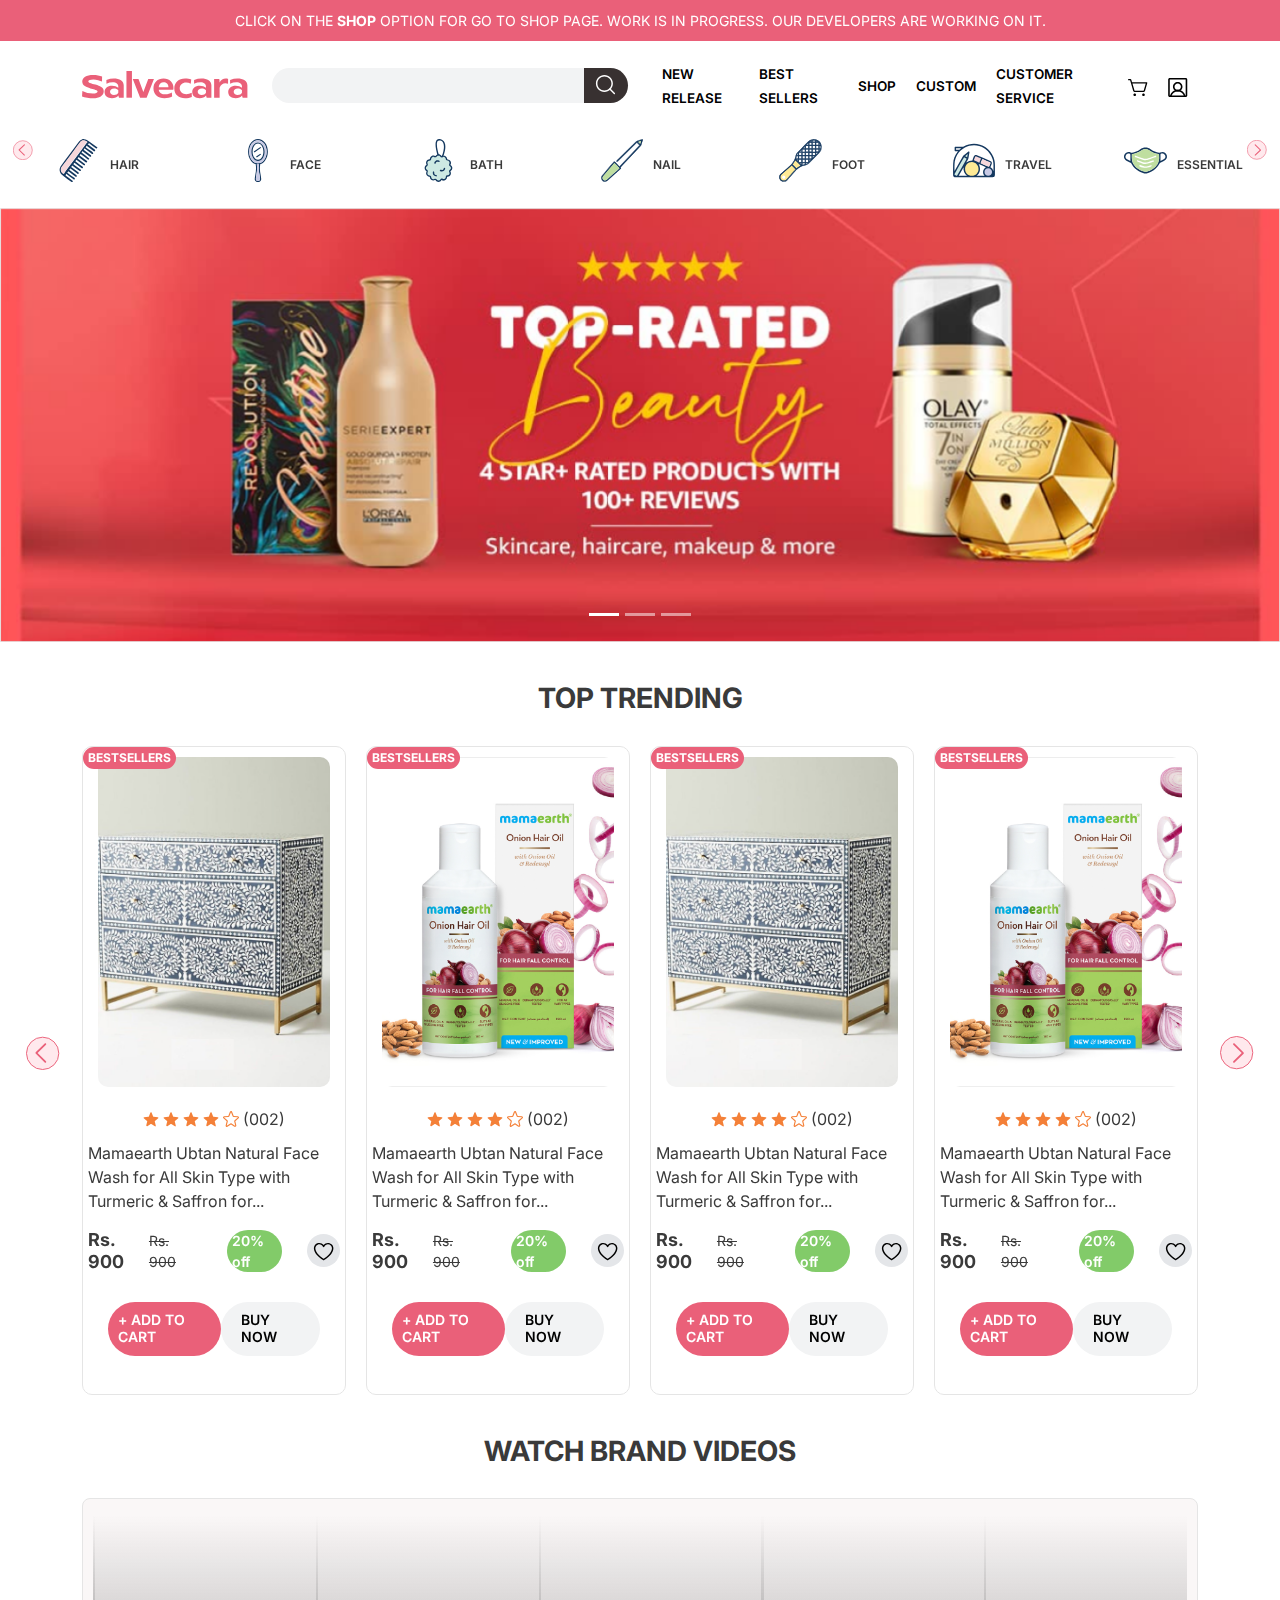
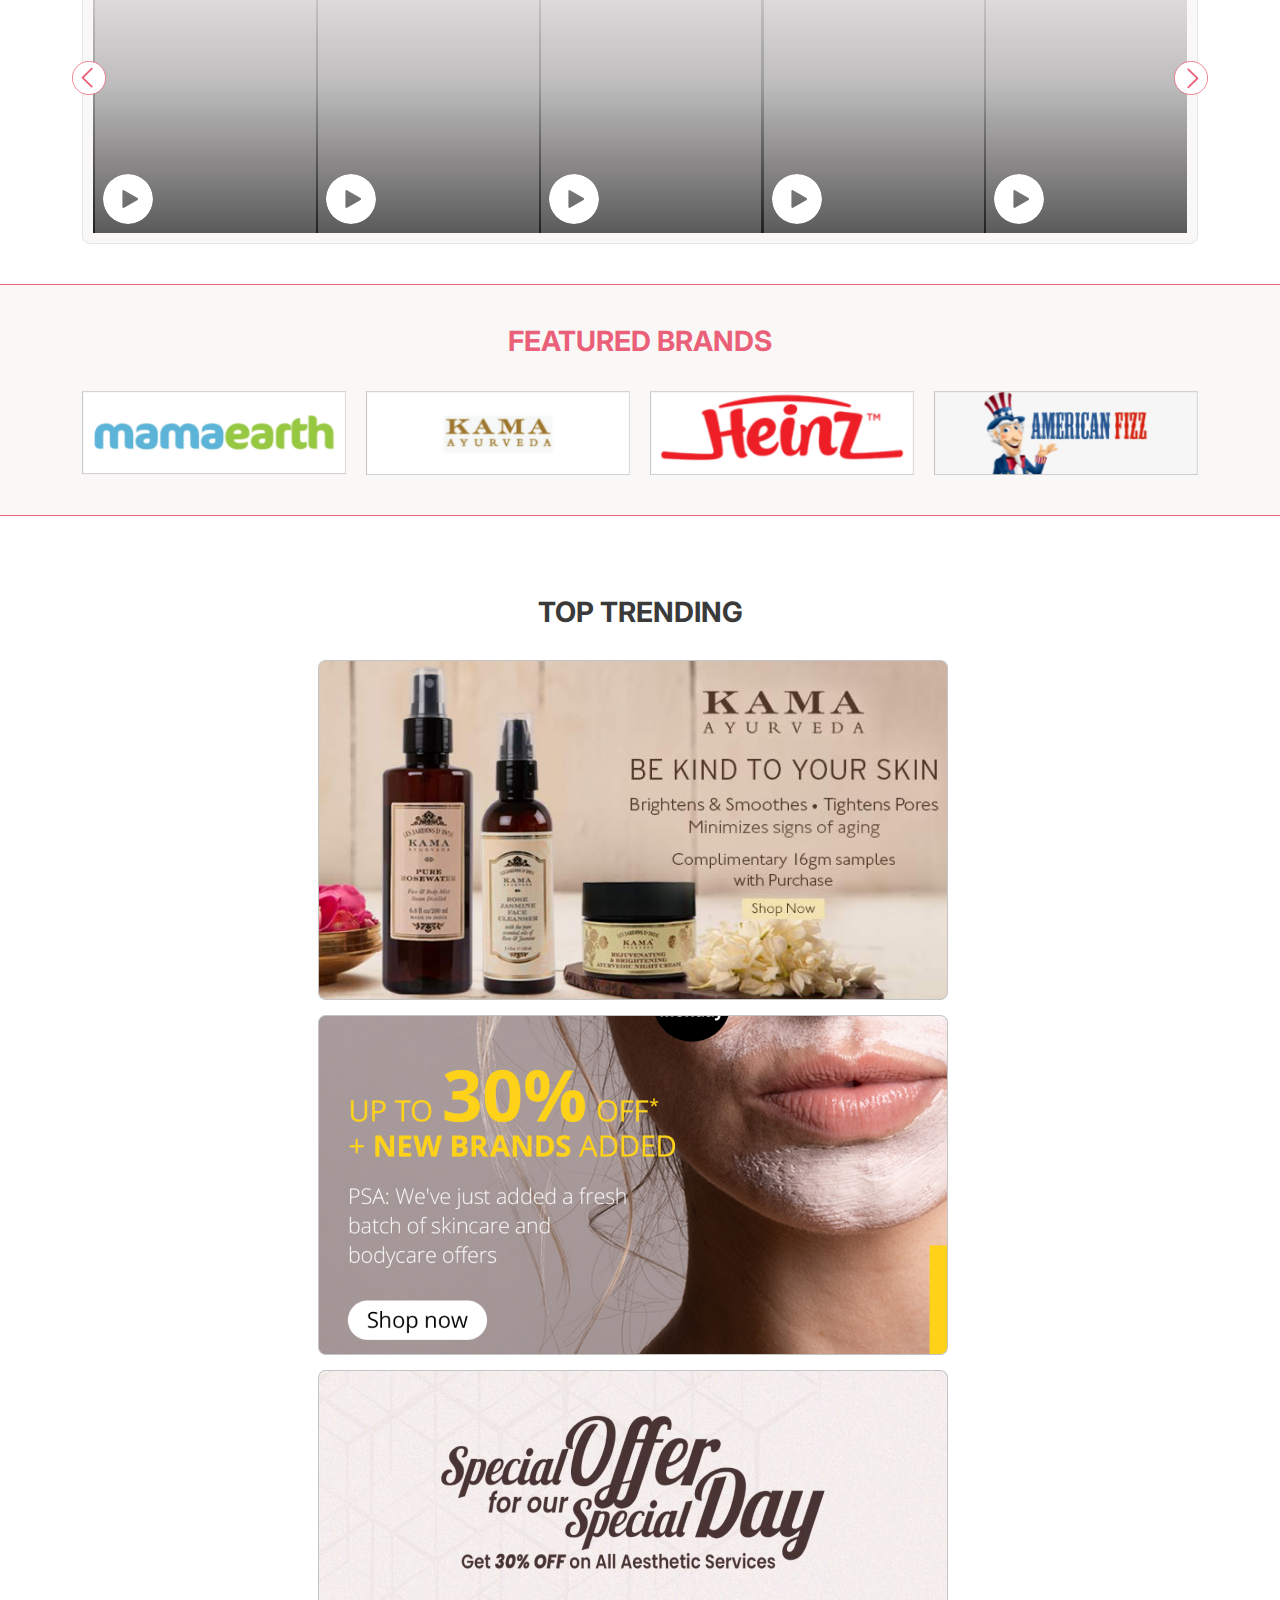
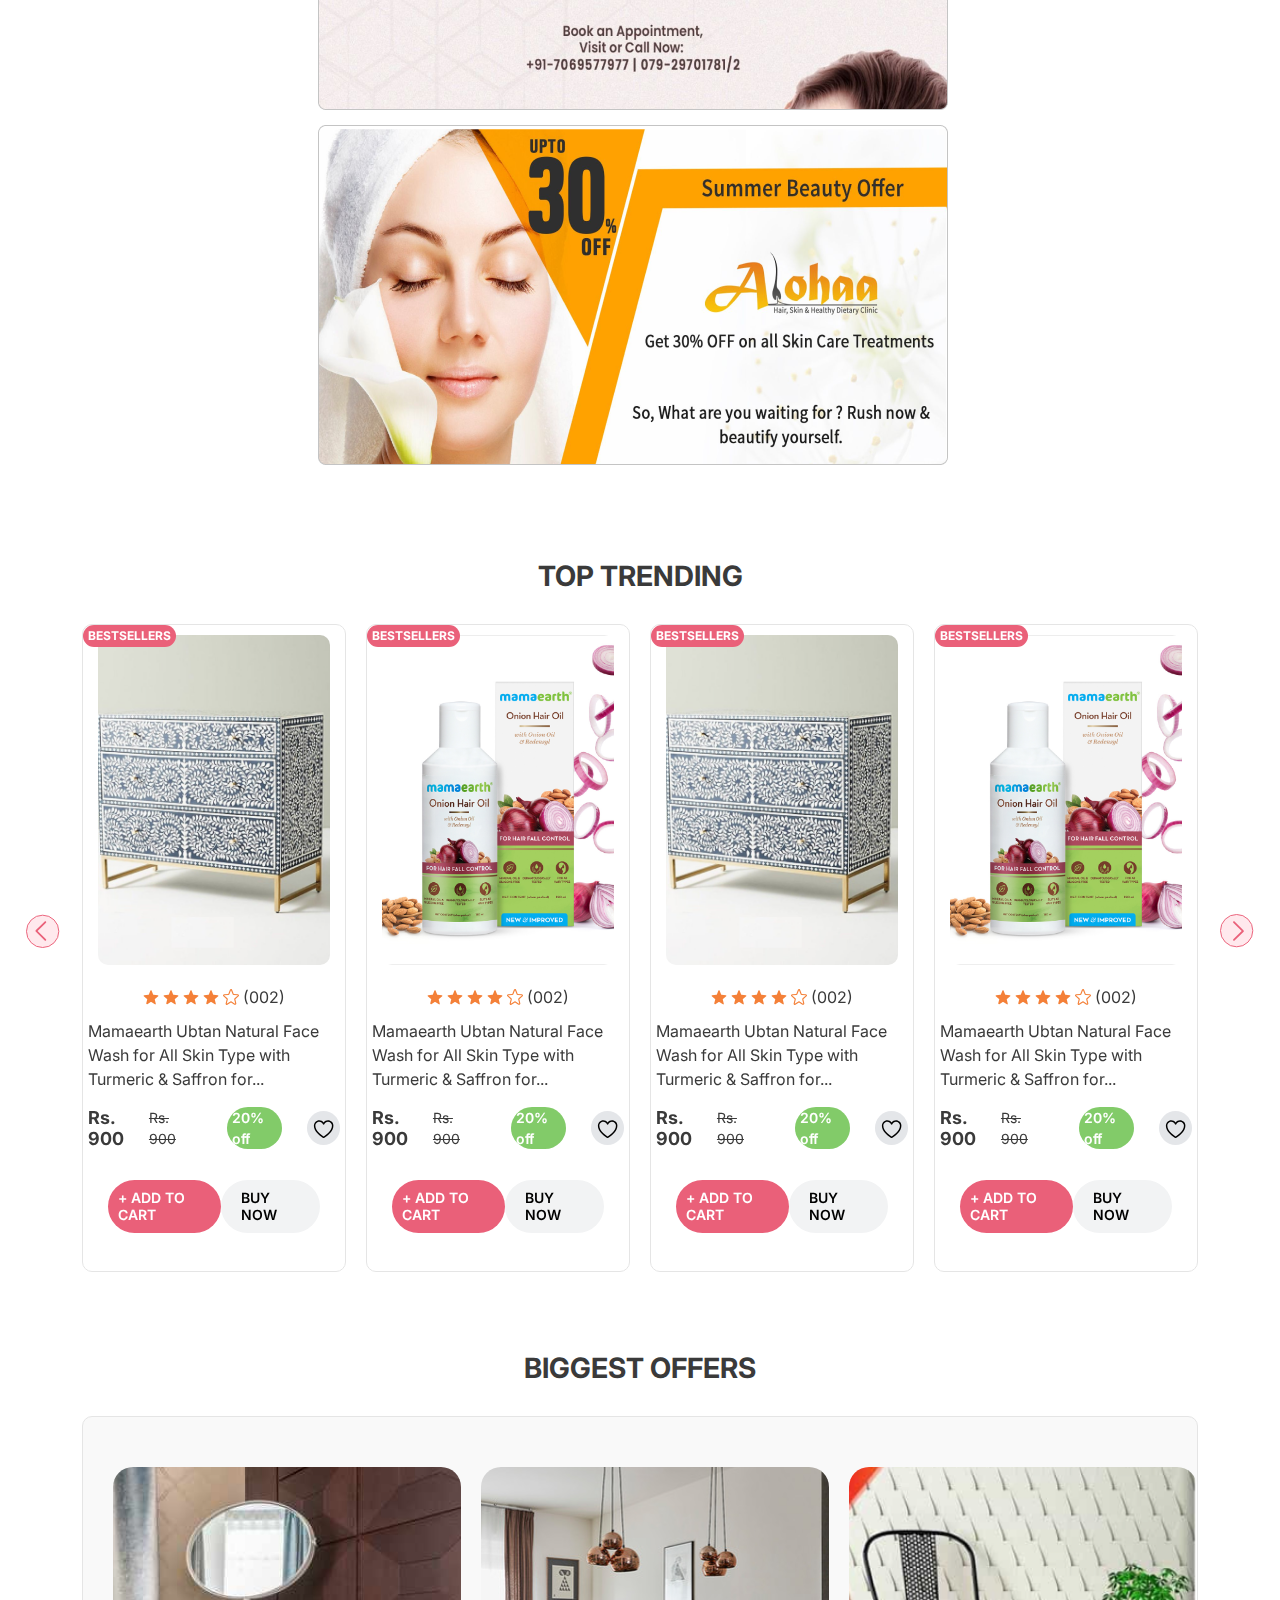
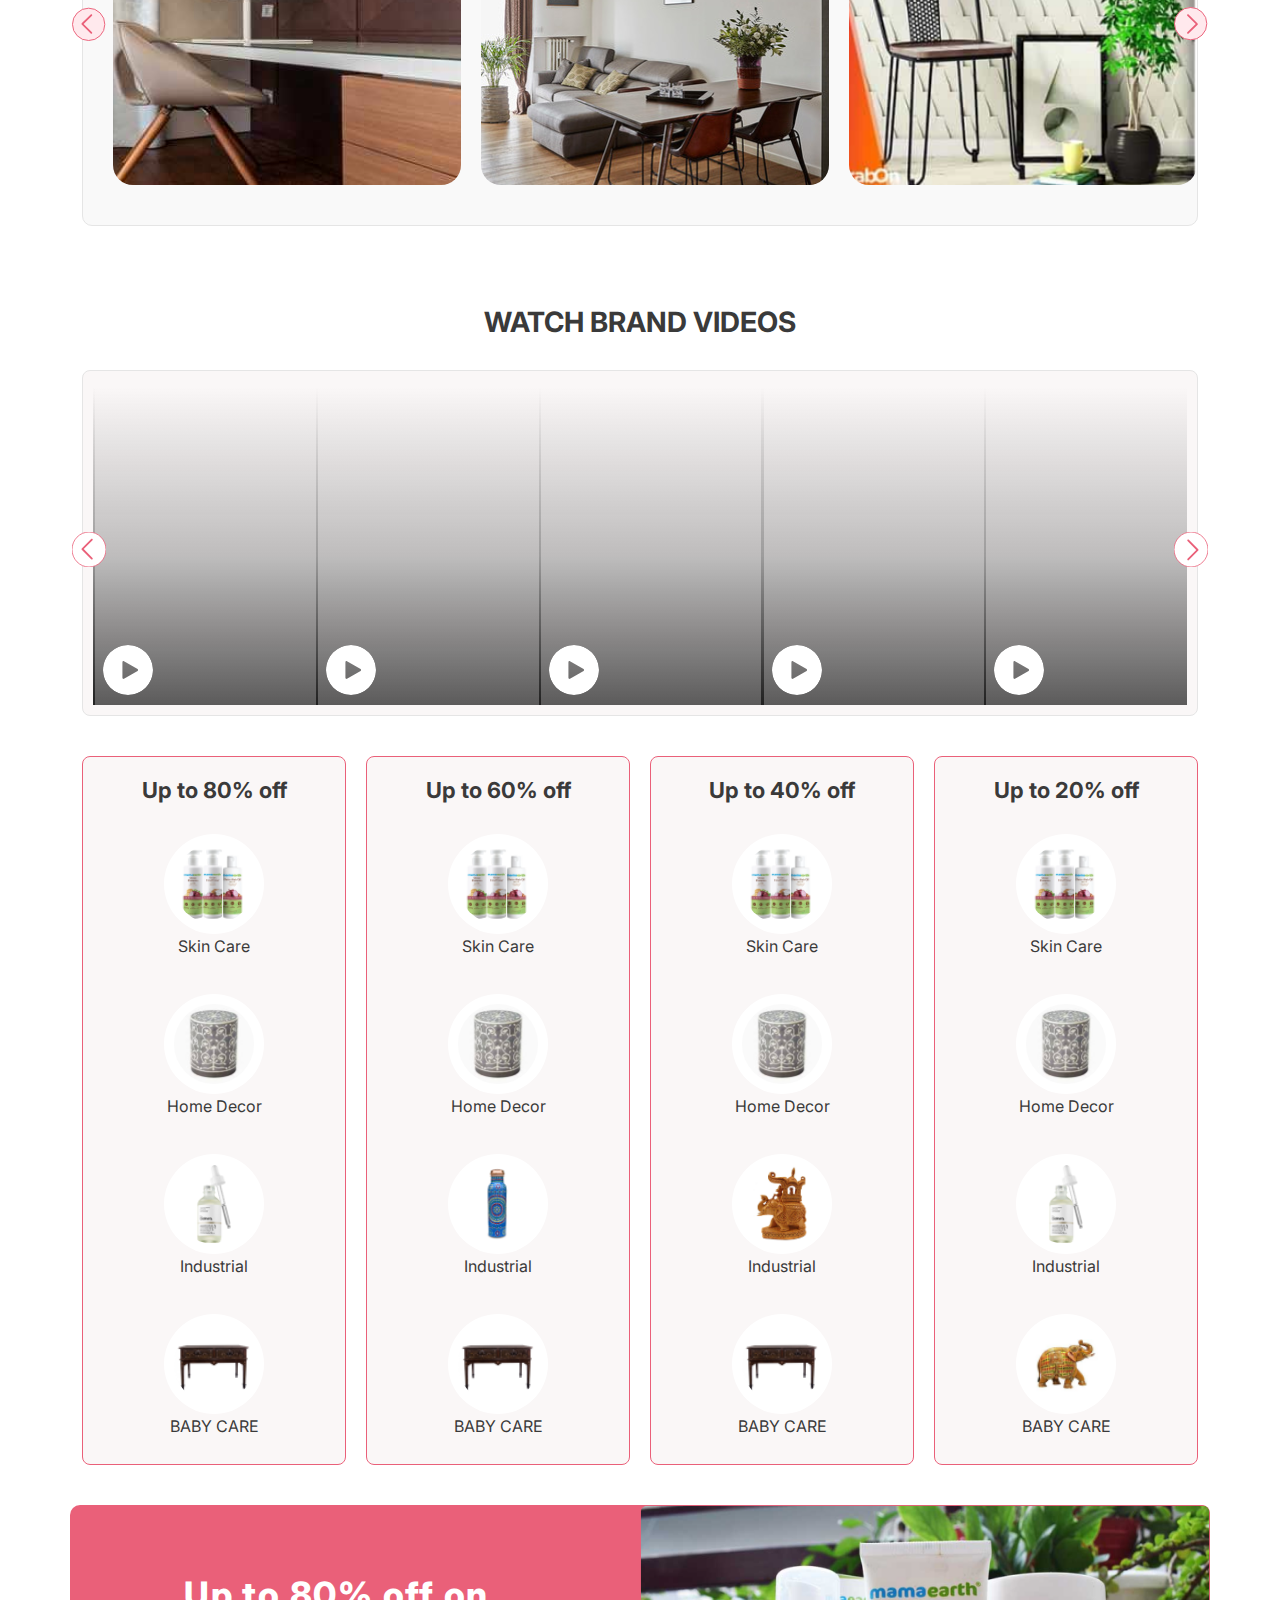
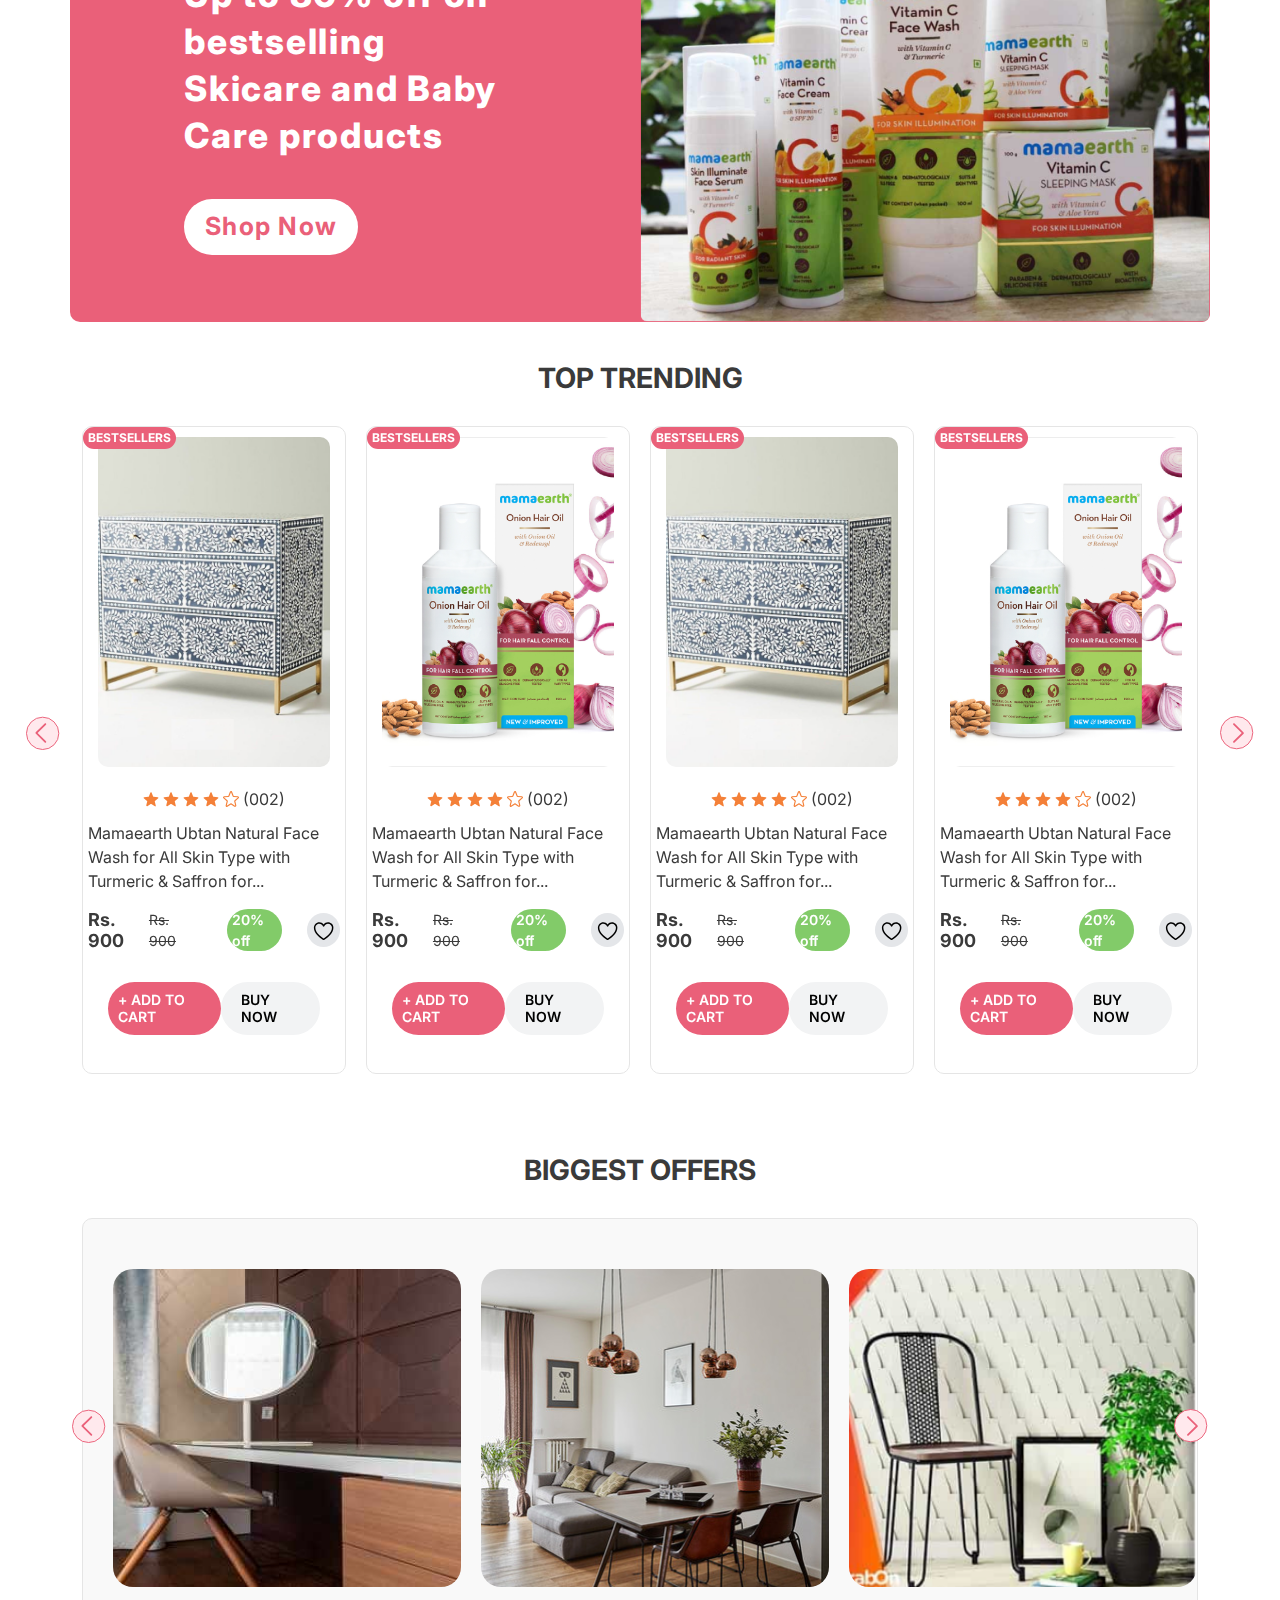
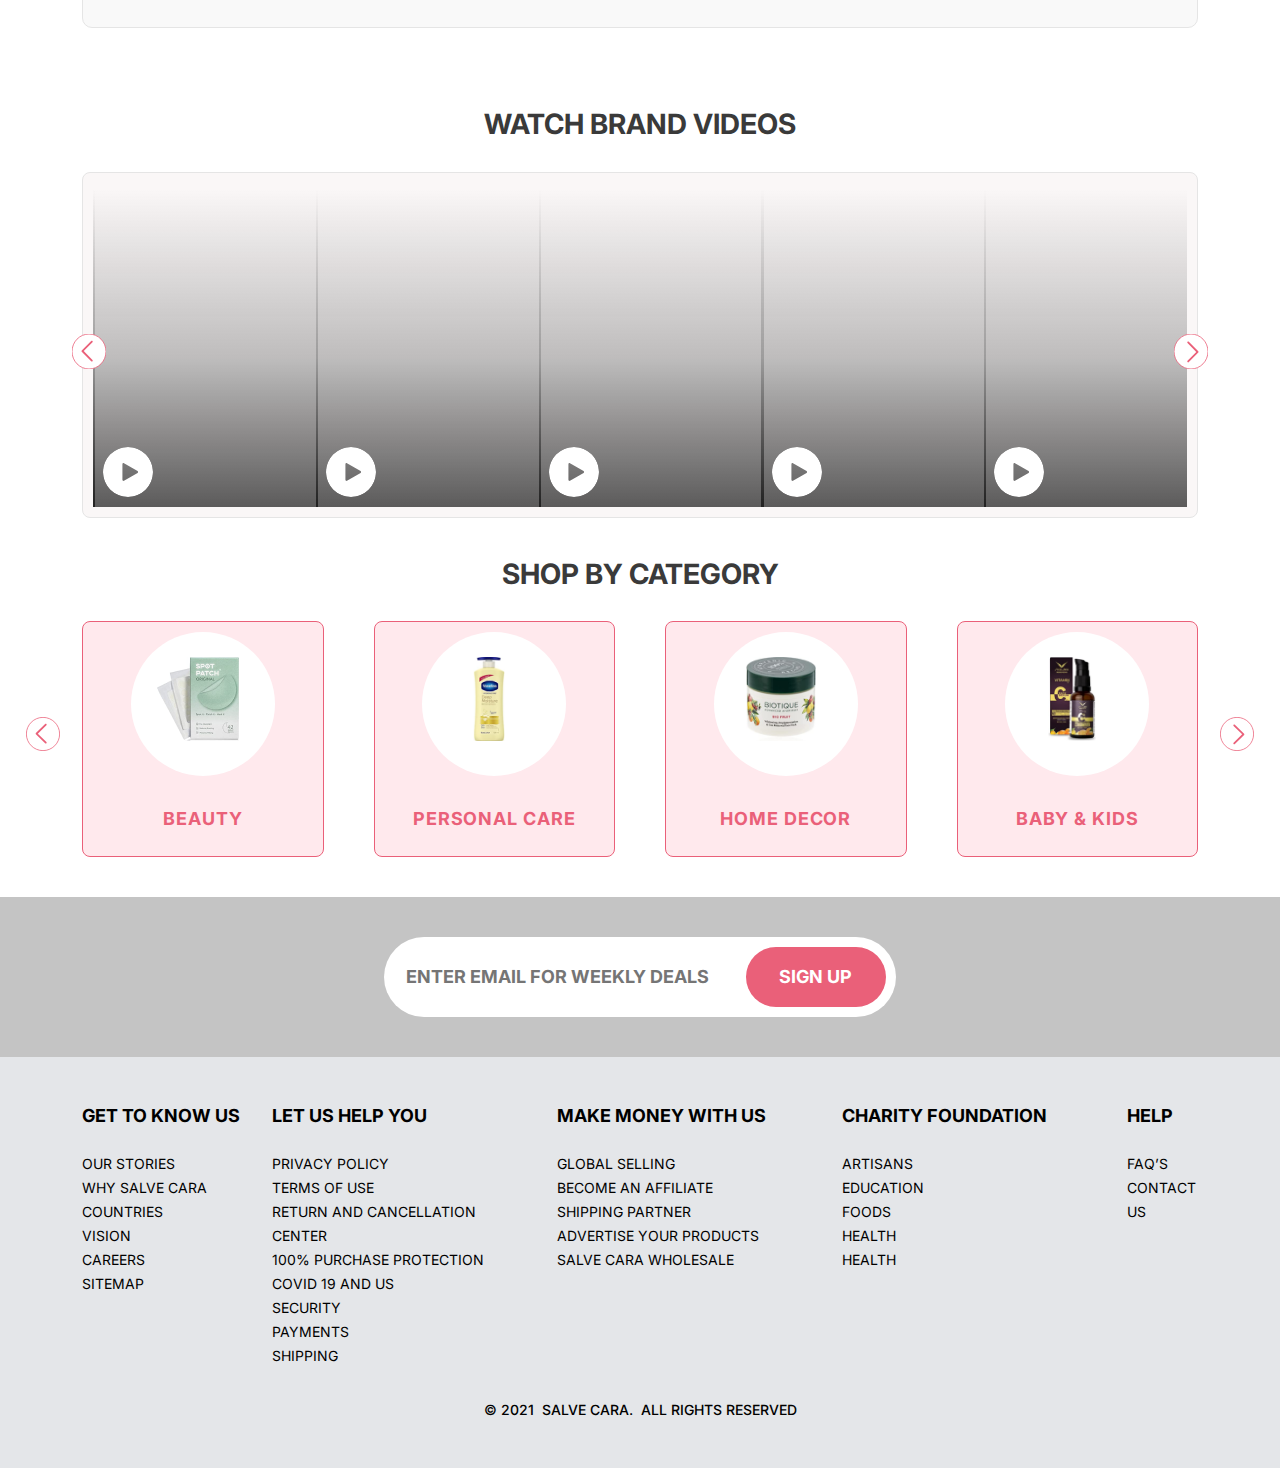
<file: index.html>
<!DOCTYPE html>
<html lang="en">

<head>
   <meta charset="utf-8" />
   <meta name="viewport" content="width=device-width, initial-scale=1" />
   <link href="https://cdn.jsdelivr.net/npm/bootstrap@5.0.1/dist/css/bootstrap.min.css" rel="stylesheet">
   <link rel="preconnect" href="https://fonts.gstatic.com">
   <link
      href="https://fonts.googleapis.com/css2?family=Open+Sans:ital,wght@0,300;0,400;0,600;0,700;0,800;1,300;1,400;1,600;1,700;1,800&display=swap"
      rel="stylesheet">
   <link rel="stylesheet"
      href="https://cdnjs.cloudflare.com/ajax/libs/OwlCarousel2/2.3.4/assets/owl.carousel.min.css" />
   <link rel="stylesheet" href="css/style.css" />
   <link rel="shortcut icon" href="./img/logo.svg" type="image/x-icon">
   <title>Homepage - Salve Cara</title>
</head>

<body>
   <span class="screen-darken"></span>
   <div class="top-bar">
      <div id="top-bar" class="owl-carousel owl-theme">
         <div class="item">
            <p>Click on the <b>Shop</b> option for go to shop page. Work is in progress. Our developers are working on
               it.</p>
         </div>
         <div class="item">
            <p>Lorem, ipsum dolor sit amet consectetur adipisicing elit. Voluptate architecto assumenda amet
               necessitatibus illum totam</p>
         </div>
      </div>
   </div>

   <article class="card mobile-offcanvas bg-light" id="card_mobile">
      <div class="card-body">
         <div class="offcanvas-header"><button class="btn-close float-end"></button></div>
         <ul>
            <li><a href="#!">New Release</a></li>
            <li><a href="#!">Best Sellers</a></li>
            <li><a href="singleProduct.html">Shop</a></li>
            <li><a href="#!">Custom</a></li>
            <li><a href="#!">Customer Service</a></li>
         </ul>
         <div class="col-12 search">
            <div class="input-group">
               <input type="text" class="form-control" />
               <button class="input-group-text"><img src="./img/search.svg" alt="..." /></button>
            </div>
         </div>
      </div>
   </article>
   <nav class="mobile">
      <div class="container">
         <div class="row">
            <div class="col-md-4 col-4 logo-menu">
               <a data-trigger="card_mobile" class="menu-icon" href="#!"><img src="img/menu.svg" /></a>
            </div>
            <div class="col-md-4 col-4 d-flex justify-content-center">
               <a class="logo" href="index.html"><img src="img/logo.svg" /></a>
            </div>
            <div class="col-md-4 col-4 last-icons">
               <ul>
                  <li><a href="#!"><img src="img/cart.svg" /></a></li>
                  <li><a href="#!"><img src="img/user.svg " /></a></li>
               </ul>
            </div>
         </div>
      </div>
   </nav>

   <nav class="large">
      <div class="container">
         <div class="row align-items-center">
            <div class="col-md-2 col-2 d-flex justify-content-center align-items-center">
               <a class="logo" href="index.html"><img src="img/logo.svg" /></a>
            </div>
            <div class="col-md-4 col-4 search">
               <div class="input-group">
                  <input type="text" class="form-control" />
                  <button class="input-group-text"><img src="./img/search.svg" alt="..." /></button>
               </div>
            </div>
            <div class="col-md-6 col-6 last-icons">
               <ul>
                  <li><a href="#!">New Release</a></li>
                  <li><a href="#!">Best Sellers</a></li>
                  <li><a href="singleProduct.html">Shop</a></li>
                  <li><a href="#!">Custom</a></li>
                  <li><a href="#!">Customer Service</a></li>
                  <li><a href="#!"><img src="img/cart.svg" /></a></li>
                  <li><a href="#!"><img src="img/user.svg " /></a></li>
               </ul>
            </div>
         </div>
      </div>
   </nav>


   <section class="certificates mb-3">
      <div class="container-fluid">
         <div class="row">
            <div id="certificate-icon" class="owl-carousel">
               <div class="certi-item">
                  <img src="img/hair.svg" width="50%" />
                  <p>HAIR</p>
               </div>
               <div class="certi-item">
                  <img src="img/face.svg" width="50%" />
                  <p>FACE</p>
               </div>
               <div class="certi-item">
                  <img src="img/bath.svg" width="50%" />
                  <p>BATH</p>
               </div>
               <div class="certi-item">
                  <img src="img/nail.svg" width="50%" />
                  <p>NAIL</p>
               </div>
               <div class="certi-item">
                  <img src="img/foot.svg" width="50%" />
                  <p>FOOT</p>
               </div>
               <div class="certi-item">
                  <img src="img/travel.svg" width="50%" />
                  <p>TRAVEL</p>
               </div>
               <div class="certi-item">
                  <img src="img/essentials.svg" width="50%" />
                  <p>ESSENTIAL</p>
               </div>
            </div>
         </div>
      </div>
   </section>
   <section class="home-alider">
      <div id="carouselExampleIndicators" class="carousel slide" data-bs-ride="carousel">
         <div class="carousel-indicators">
            <button type="button" data-bs-target="#carouselExampleIndicators" data-bs-slide-to="0" class="active"
               aria-current="true" aria-label="Slide 1"></button>
            <button type="button" data-bs-target="#carouselExampleIndicators" data-bs-slide-to="1"
               aria-label="Slide 2"></button>
            <button type="button" data-bs-target="#carouselExampleIndicators" data-bs-slide-to="2"
               aria-label="Slide 3"></button>
         </div>
         <div class="carousel-inner">
            <div class="carousel-item active">
               <img class="pc" src="img/slider-01.png" width="100%">
               <img class="mb" src="img/slider-01.png" width="100%">
            </div>
            <div class="carousel-item">
               <img class="pc" src="img/slider-01.png" width="100%">
               <img class="mb" src="img/slider-01.png" width="100%">
            </div>
            <div class="carousel-item">
               <img class="pc" src="img/slider-01.png" width="100%">
               <img class="mb" src="img/slider-01.png" width="100%">
            </div>
         </div>
      </div>
   </section>
   <section class="top_trending container margin-top-bottom">
      <h2 class="top-head margin-top-bottom">Top Trending</h2>
      <div id="top_trending" class="owl-carousel owl-theme">
         <div class="top_item">
            <p class="tag">BESTSELLERS</p>
            <img src="./img/top-treanding.png" alt=".." class="image">
            <div class="rating">
               <img src="./img/star.svg" alt="..." />
               <img src="./img/star.svg" alt="..." />
               <img src="./img/star.svg" alt="..." />
               <img src="./img/star.svg" alt="..." />
               <img src="./img/outline-star.svg" alt="...">
               <p>(002)</p>
            </div>
            <p>Mamaearth Ubtan Natural Face Wash for All Skin Type with Turmeric & Saffron for...</p>
            <div class="price">
               <h5>Rs. 900</h5>
               <p class="text-decoration-line-through">Rs. 900</p>
               <p class="off">20% off</p>
               <img src="./img/heart.svg" alt="..." />
            </div>
            <div class="cart">
               <h5 class="add">+ ADD TO CART</h5>
               <h5 class="buy">BUY NOW</h5>
            </div>
         </div>
         <div class="top_item">
            <p class="tag">BESTSELLERS</p>
            <img src="./img/Rectangle 75.png" alt=".." class="image">
            <div class="rating">
               <img src="./img/star.svg" alt="..." />
               <img src="./img/star.svg" alt="..." />
               <img src="./img/star.svg" alt="..." />
               <img src="./img/star.svg" alt="..." />
               <img src="./img/outline-star.svg" alt="...">
               <p>(002)</p>
            </div>
            <p>Mamaearth Ubtan Natural Face Wash for All Skin Type with Turmeric & Saffron for...</p>
            <div class="price">
               <h5>Rs. 900</h5>
               <p class="text-decoration-line-through">Rs. 900</p>
               <p class="off">20% off</p>
               <img src="./img/heart.svg" alt="..." />
            </div>
            <div class="cart">
               <h5 class="add">+ ADD TO CART</h5>
               <h5 class="buy">BUY NOW</h5>
            </div>
         </div>
      </div>
   </section>

   <section class="video container margin-top-bottom">
      <h2 class="top-head margin-top-bottom">WATCH BRAND VIDEOS</h2>
      <div id="video" class="owl-carousel owl-theme">
         <div class="video_item">
            <iframe class="img" src="https://www.youtube.com/embed/qi6fOkfdkgg" title="YouTube video player"></iframe>
            <img class="play" src="./img/play.svg" alt=".." data-bs-toggle="modal" data-bs-target="#staticBackdrop" />
         </div>
         <div class="video_item">
            <iframe class="img" src="https://www.youtube.com/embed/7cyUoUsBI1c" title="YouTube video player"></iframe>
            <img class="play" src="./img/play.svg" alt=".." data-bs-toggle="modal" data-bs-target="#staticBackdrop" />
         </div>
      </div>

      <!-- Modal -->
      <div class="modal fade" id="staticBackdrop" data-bs-backdrop="static" data-bs-keyboard="false" tabindex="-1"
         aria-labelledby="staticBackdropLabel" aria-hidden="true">
         <div class="modal-dialog modal-lg modal-dialog-centered">
            <div class="modal-content">
               <div class="modal-header">
                  <button type="button" class="btn-close" data-bs-dismiss="modal" aria-label="Close"></button>
               </div>
               <div class="modal-body">
                  <iframe class="video_id" width="100%" height="500px" src=""></iframe>
               </div>
            </div>
         </div>
      </div>
   </section>

   <section class="brands margin-top-bottom padding-top-bottom">
      <h2 class="top-head">FEATURED BRANDS</h2>
      <div id="brands" class="container owl-carousel owl-theme">
         <div class="brand_item">
            <img src="./img/Rectangle 34.png" alt="">
         </div>
         <div class="brand_item">
            <img src="./img/Rectangle 35.png" alt="">
         </div>
         <div class="brand_item">
            <img src="./img/Rectangle 36.png" alt="">
         </div>
         <div class="brand_item">
            <img src="./img/Rectangle 37.png" alt="">
         </div>
      </div>
   </section>

   <section class="container trending  margin-top-bottom padding-top-bottom">
      <h2 class="top-head">Top Trending</h2>
      <div class="image">
         <img src="./img/Rectangle 29.png" alt="" />
         <img src="./img/Rectangle 30.png" alt="" />
         <img src="./img/Rectangle 31.png" alt="" />
         <img src="./img/Rectangle 32.png" alt="" />
      </div>
   </section>

   <section class="top_trending container margin-top-bottom">
      <h2 class="top-head margin-top-bottom">Top Trending</h2>
      <div id="top_trending1" class="owl-carousel owl-theme">
         <div class="top_item">
            <p class="tag">BESTSELLERS</p>
            <img src="./img/top-treanding.png" alt=".." class="image">
            <div class="rating">
               <img src="./img/star.svg" alt="..." />
               <img src="./img/star.svg" alt="..." />
               <img src="./img/star.svg" alt="..." />
               <img src="./img/star.svg" alt="..." />
               <img src="./img/outline-star.svg" alt="...">
               <p>(002)</p>
            </div>
            <p>Mamaearth Ubtan Natural Face Wash for All Skin Type with Turmeric & Saffron for...</p>
            <div class="price">
               <h5>Rs. 900</h5>
               <p class="text-decoration-line-through">Rs. 900</p>
               <p class="off">20% off</p>
               <img src="./img/heart.svg" alt="..." />
            </div>
            <div class="cart">
               <h5 class="add">+ ADD TO CART</h5>
               <h5 class="buy">BUY NOW</h5>
            </div>
         </div>
         <div class="top_item">
            <p class="tag">BESTSELLERS</p>
            <img src="./img/Rectangle 75.png" alt=".." class="image">
            <div class="rating">
               <img src="./img/star.svg" alt="..." />
               <img src="./img/star.svg" alt="..." />
               <img src="./img/star.svg" alt="..." />
               <img src="./img/star.svg" alt="..." />
               <img src="./img/outline-star.svg" alt="...">
               <p>(002)</p>
            </div>
            <p>Mamaearth Ubtan Natural Face Wash for All Skin Type with Turmeric & Saffron for...</p>
            <div class="price">
               <h5>Rs. 900</h5>
               <p class="text-decoration-line-through">Rs. 900</p>
               <p class="off">20% off</p>
               <img src="./img/heart.svg" alt="..." />
            </div>
            <div class="cart">
               <h5 class="add">+ ADD TO CART</h5>
               <h5 class="buy">BUY NOW</h5>
            </div>
         </div>
      </div>
   </section>

   <section class="big_offer container margin-top-bottom padding-top-bottom">
      <h2 class="top-head">BIGGEST OFFERS</h2>
      <div id="big_offer" class="owl-carousel owl-theme">
         <div class="item_offer">
            <img src="./img/Rectangle 21.png" alt="...">
         </div>
         <div class="item_offer">
            <img src="./img/Rectangle 24.png" alt="...">
         </div>
         <div class="item_offer">
            <img src="./img/Rectangle 25.png" alt="...">
         </div>
      </div>
   </section>

   <section class="video container margin-top-bottom">
      <h2 class="top-head margin-top-bottom">WATCH BRAND VIDEOS</h2>
      <div id="video1" class="owl-carousel owl-theme">
         <div class="video_item">
            <iframe class="img" src="https://www.youtube.com/embed/qi6fOkfdkgg" title="YouTube video player"></iframe>
            <img class="play" src="./img/play.svg" alt=".." data-bs-toggle="modal" data-bs-target="#staticBackdrop" />
         </div>
         <div class="video_item">
            <iframe class="img" src="https://www.youtube.com/embed/7cyUoUsBI1c" title="YouTube video player"></iframe>
            <img class="play" src="./img/play.svg" alt=".." data-bs-toggle="modal" data-bs-target="#staticBackdrop" />
         </div>
      </div>
   </section>

   <section class="up_to container margin-top-bottom">
      <div id="up_to" class="owl-carousel owl-theme">
         <div class="item">
            <h6 class="top-head">Up to 80% off</h6>
            <div class="section">
               <div class="round">
                  <img src="./img/image 1.png" alt="...">
                  <p>Skin Care</p>
               </div>
               <div class="round">
                  <img src="./img/image 2.png" alt="...">
                  <p>Home Decor</p>
               </div>
               <div class="round">
                  <img src="./img/image 4.png" alt="...">
                  <p>Industrial</p>
               </div>
               <div class="round">
                  <img src="./img/image 3.png" alt="...">
                  <p>BABY CARE</p>
               </div>
            </div>
         </div>
         <div class="item">
            <h6 class="top-head">Up to 60% off</h6>
            <div class="section">
               <div class="round">
                  <img src="./img/image 1.png" alt="...">
                  <p>Skin Care</p>
               </div>
               <div class="round">
                  <img src="./img/image 2.png" alt="...">
                  <p>Home Decor</p>
               </div>
               <div class="round">
                  <img src="./img/image 18.png" alt="...">
                  <p>Industrial</p>
               </div>
               <div class="round">
                  <img src="./img/image 3.png" alt="...">
                  <p>BABY CARE</p>
               </div>
            </div>
         </div>
         <div class="item">
            <h6 class="top-head">Up to 40% off</h6>
            <div class="section">
               <div class="round">
                  <img src="./img/image 1.png" alt="...">
                  <p>Skin Care</p>
               </div>
               <div class="round">
                  <img src="./img/image 2.png" alt="...">
                  <p>Home Decor</p>
               </div>
               <div class="round">
                  <img src="./img/image 19.png" alt="...">
                  <p>Industrial</p>
               </div>
               <div class="round">
                  <img src="./img/image 3.png" alt="...">
                  <p>BABY CARE</p>
               </div>
            </div>
         </div>
         <div class="item">
            <h6 class="top-head">Up to 20% off</h6>
            <div class="section">
               <div class="round">
                  <img src="./img/image 1.png" alt="...">
                  <p>Skin Care</p>
               </div>
               <div class="round">
                  <img src="./img/image 2.png" alt="...">
                  <p>Home Decor</p>
               </div>
               <div class="round">
                  <img src="./img/image 4.png" alt="...">
                  <p>Industrial</p>
               </div>
               <div class="round">
                  <img src="./img/image 20.png" alt="...">
                  <p>BABY CARE</p>
               </div>
            </div>
         </div>
      </div>
   </section>

   <section class="container mid_baner margin-top-bottom">
      <div class="row">
         <div class="left col-md-6 col-12">
            <h2>Up to 80% off on bestselling Skicare and Baby Care products</h2>
            <a href="#!" class="btn button">Shop Now</a>
         </div>
         <div class="right col-md-6 col-12">
            <img src="./img/Rectangle 58.png" alt="...">
         </div>
      </div>
   </section>

   <section class="top_trending container margin-top-bottom">
      <h2 class="top-head margin-top-bottom">Top Trending</h2>
      <div id="top_trending2" class="owl-carousel owl-theme">
         <div class="top_item">
            <p class="tag">BESTSELLERS</p>
            <img src="./img/top-treanding.png" alt=".." class="image">
            <div class="rating">
               <img src="./img/star.svg" alt="..." />
               <img src="./img/star.svg" alt="..." />
               <img src="./img/star.svg" alt="..." />
               <img src="./img/star.svg" alt="..." />
               <img src="./img/outline-star.svg" alt="...">
               <p>(002)</p>
            </div>
            <p>Mamaearth Ubtan Natural Face Wash for All Skin Type with Turmeric & Saffron for...</p>
            <div class="price">
               <h5>Rs. 900</h5>
               <p class="text-decoration-line-through">Rs. 900</p>
               <p class="off">20% off</p>
               <img src="./img/heart.svg" alt="..." />
            </div>
            <div class="cart">
               <h5 class="add">+ ADD TO CART</h5>
               <h5 class="buy">BUY NOW</h5>
            </div>
         </div>
         <div class="top_item">
            <p class="tag">BESTSELLERS</p>
            <img src="./img/Rectangle 75.png" alt=".." class="image">
            <div class="rating">
               <img src="./img/star.svg" alt="..." />
               <img src="./img/star.svg" alt="..." />
               <img src="./img/star.svg" alt="..." />
               <img src="./img/star.svg" alt="..." />
               <img src="./img/outline-star.svg" alt="...">
               <p>(002)</p>
            </div>
            <p>Mamaearth Ubtan Natural Face Wash for All Skin Type with Turmeric & Saffron for...</p>
            <div class="price">
               <h5>Rs. 900</h5>
               <p class="text-decoration-line-through">Rs. 900</p>
               <p class="off">20% off</p>
               <img src="./img/heart.svg" alt="..." />
            </div>
            <div class="cart">
               <h5 class="add">+ ADD TO CART</h5>
               <h5 class="buy">BUY NOW</h5>
            </div>
         </div>
      </div>
   </section>

   <section class="big_offer container margin-top-bottom padding-top-bottom">
      <h2 class="top-head">BIGGEST OFFERS</h2>
      <div id="big_offer1" class="owl-carousel owl-theme">
         <div class="item_offer">
            <img src="./img/Rectangle 21.png" alt="...">
         </div>
         <div class="item_offer">
            <img src="./img/Rectangle 24.png" alt="...">
         </div>
         <div class="item_offer">
            <img src="./img/Rectangle 25.png" alt="...">
         </div>
      </div>
   </section>

   <section class="video container margin-top-bottom">
      <h2 class="top-head margin-top-bottom">WATCH BRAND VIDEOS</h2>
      <div id="video2" class="owl-carousel owl-theme">
         <div class="video_item">
            <iframe class="img" src="https://www.youtube.com/embed/qi6fOkfdkgg" title="YouTube video player"></iframe>
            <img class="play" src="./img/play.svg" alt=".." data-bs-toggle="modal" data-bs-target="#staticBackdrop" />
         </div>
         <div class="video_item">
            <iframe class="img" src="https://www.youtube.com/embed/7cyUoUsBI1c" title="YouTube video player"></iframe>
            <img class="play" src="./img/play.svg" alt=".." data-bs-toggle="modal" data-bs-target="#staticBackdrop" />
         </div>
      </div>
   </section>

   <section class="shop container margin-top-bottom">
      <h2 class="top-head">Shop by Category</h2>
      <div id="shop" class="owl-carousel owl-theme">
         <div class="item">
            <div class="image">
               <img src="./img/shop1.png" alt="...">
            </div>
            <p>Beauty</p>
         </div>
         <div class="item">
            <div class="image">
               <img src="./img/shop2.png" alt="...">
            </div>
            <p>Personal Care</p>
         </div>
         <div class="item">
            <div class="image">
               <img src="./img/shop3.png" alt="...">
            </div>
            <p>Home Decor</p>
         </div>
         <div class="item">
            <div class="image">
               <img src="./img/shop4.png" alt="...">
            </div>
            <p>Baby & Kids</p>
         </div>
      </div>
   </section>

   <section class="newsletter padding-top-bottom">
      <div class="container">
         <input type="text" placeholder="Enter email for weekly deals" />
         <a href="#!" class="btn button">Sign up</a>
      </div>
   </section>

   <footer class="footer">
      <div class="container text-start text-md-left">
         <div class="row justify-content-center">
            <div class="col-md-2 col-12 mx-auto">
               <h5 class="font-weight-bold text-uppercase mt-3 mb-4">Get to Know Us
               </h5>
               <ul class="list-unstyled">
                  <li><a href="#!">Our Stories</a></li>
                  <li><a href="#!">Why Salve Cara</a></li>
                  <li><a href="#!">Countries</a></li>
                  <li><a href="#!">Vision</a></li>
                  <li><a href="#!">Careers</a></li>
                  <li><a href="#!">Sitemap</a></li>
               </ul>
            </div>
            <div class="col-md-3 col-12 ">
               <h5 class="font-weight-bold text-uppercase mt-3 mb-4">Let Us Help You
               </h5>
               <ul class="list-unstyled">
                  <li><a href="#!">Privacy Policy</a></li>
                  <li><a href="#!">Terms of Use</a></li>
                  <li><a href="#!">Return and Cancellation Center</a></li>
                  <li><a href="#!">100% Purchase Protection</a></li>
                  <li><a href="#!">Covid 19 and Us</a></li>
                  <li><a href="#!">Security</a></li>
                  <li><a href="#!">Payments</a></li>
                  <li><a href="#!">Shipping</a></li>
               </ul>
            </div>


            <div class="col-md-3 col-12">
               <h5 class="font-weight-bold text-uppercase mt-3 mb-4">Make Money With Us
               </h5>
               <ul class="list-unstyled">
                  <li><a href="#!">Global Selling</a></li>
                  <li><a href="#!">Become an affiliate</a></li>
                  <li><a href="#!">Shipping Partner</a></li>
                  <li><a href="#!">Advertise your products</a></li>
                  <li><a href="#!">Salve Cara Wholesale</a></li>
               </ul>
            </div>


            <div class="col-md-3 col-12">
               <h5 class="font-weight-bold text-uppercase mt-3 mb-4">Charity Foundation</h5>
               <ul class="list-unstyled">
                  <li><a href="#!">Artisans</a></li>
                  <li><a href="#!">Education</a></li>
                  <li><a href="#!">Foods</a></li>
                  <li><a href="#!">Health</a></li>
                  <li><a href="#!">Health</a></li>
               </ul>
            </div>


            <div class="col-md-1 col-12">
               <h5 class="font-weight-bold text-uppercase mt-3 mb-4">Help</h5>
               <ul class="list-unstyled">
                  <li><a href="#!">FAQ’S</a></li>
                  <li><a href="#!">Contact Us</a></li>
               </ul>

            </div>
         </div>
      </div>
      <div class="footer-copyright text-center py-3"> © 2021
         <a href="#!">&nbsp;Salve Cara</a>. &nbsp;All Rights Reserved
      </div>
   </footer>



   <script src="https://code.jquery.com/jquery-3.6.0.min.js"></script>
   <script src="https://cdn.jsdelivr.net/npm/bootstrap@5.0.1/dist/js/bootstrap.bundle.min.js"></script>
   <script src="https://cdnjs.cloudflare.com/ajax/libs/OwlCarousel2/2.3.4/owl.carousel.min.js"></script>
   <script src="js/alljs.js"></script>
</body>

</html>
</file>
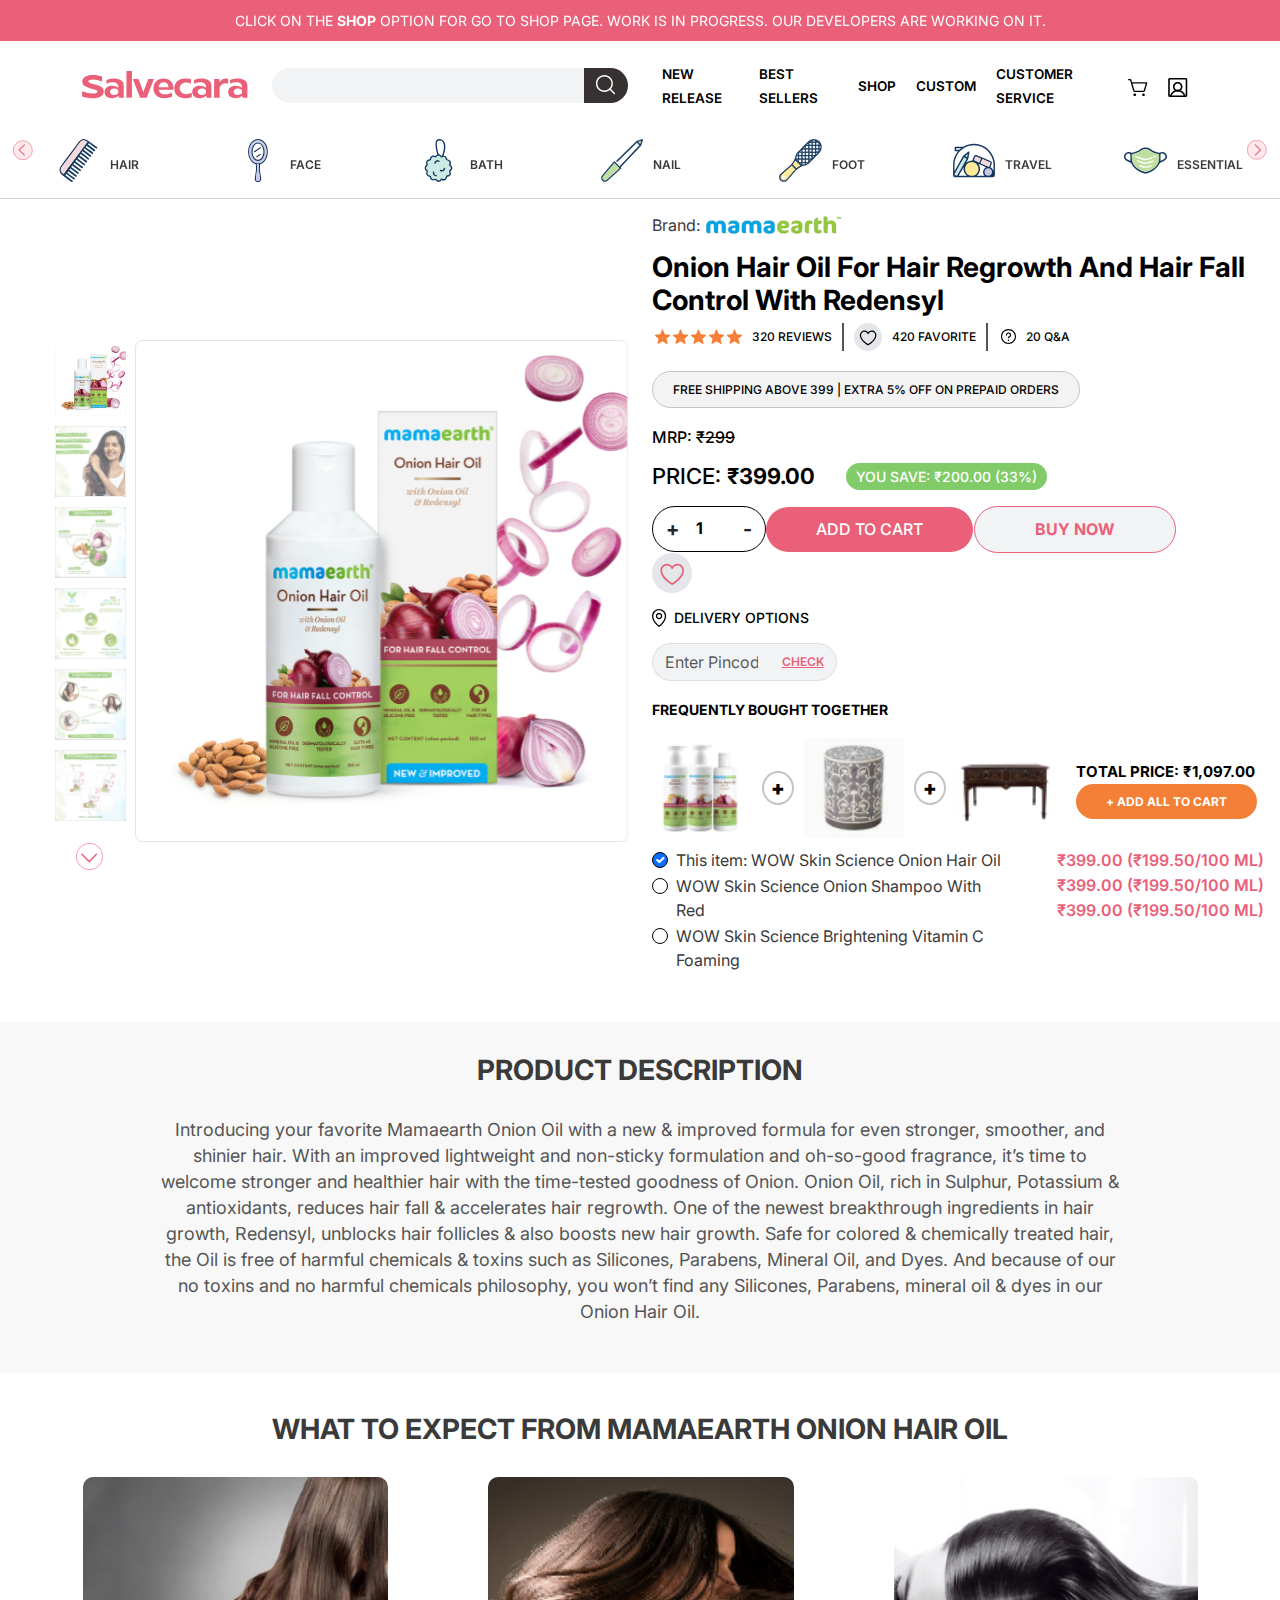
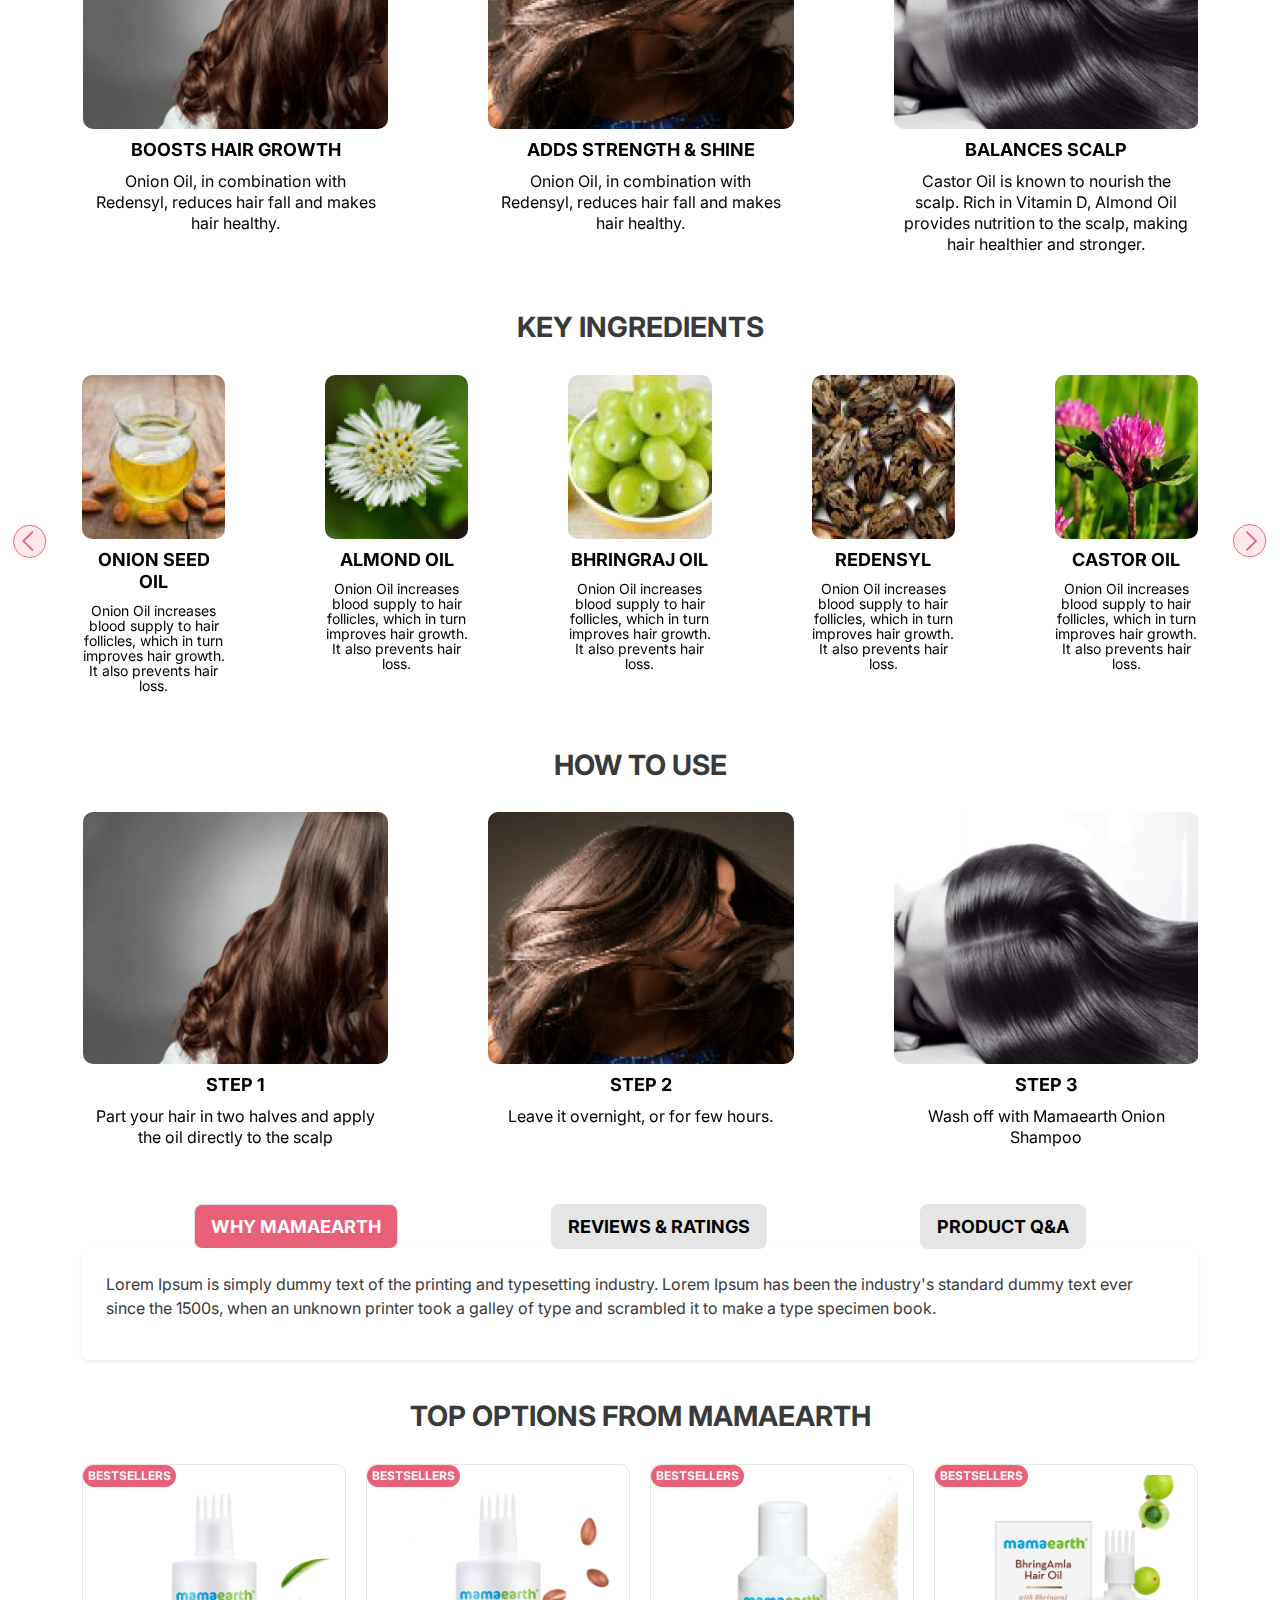
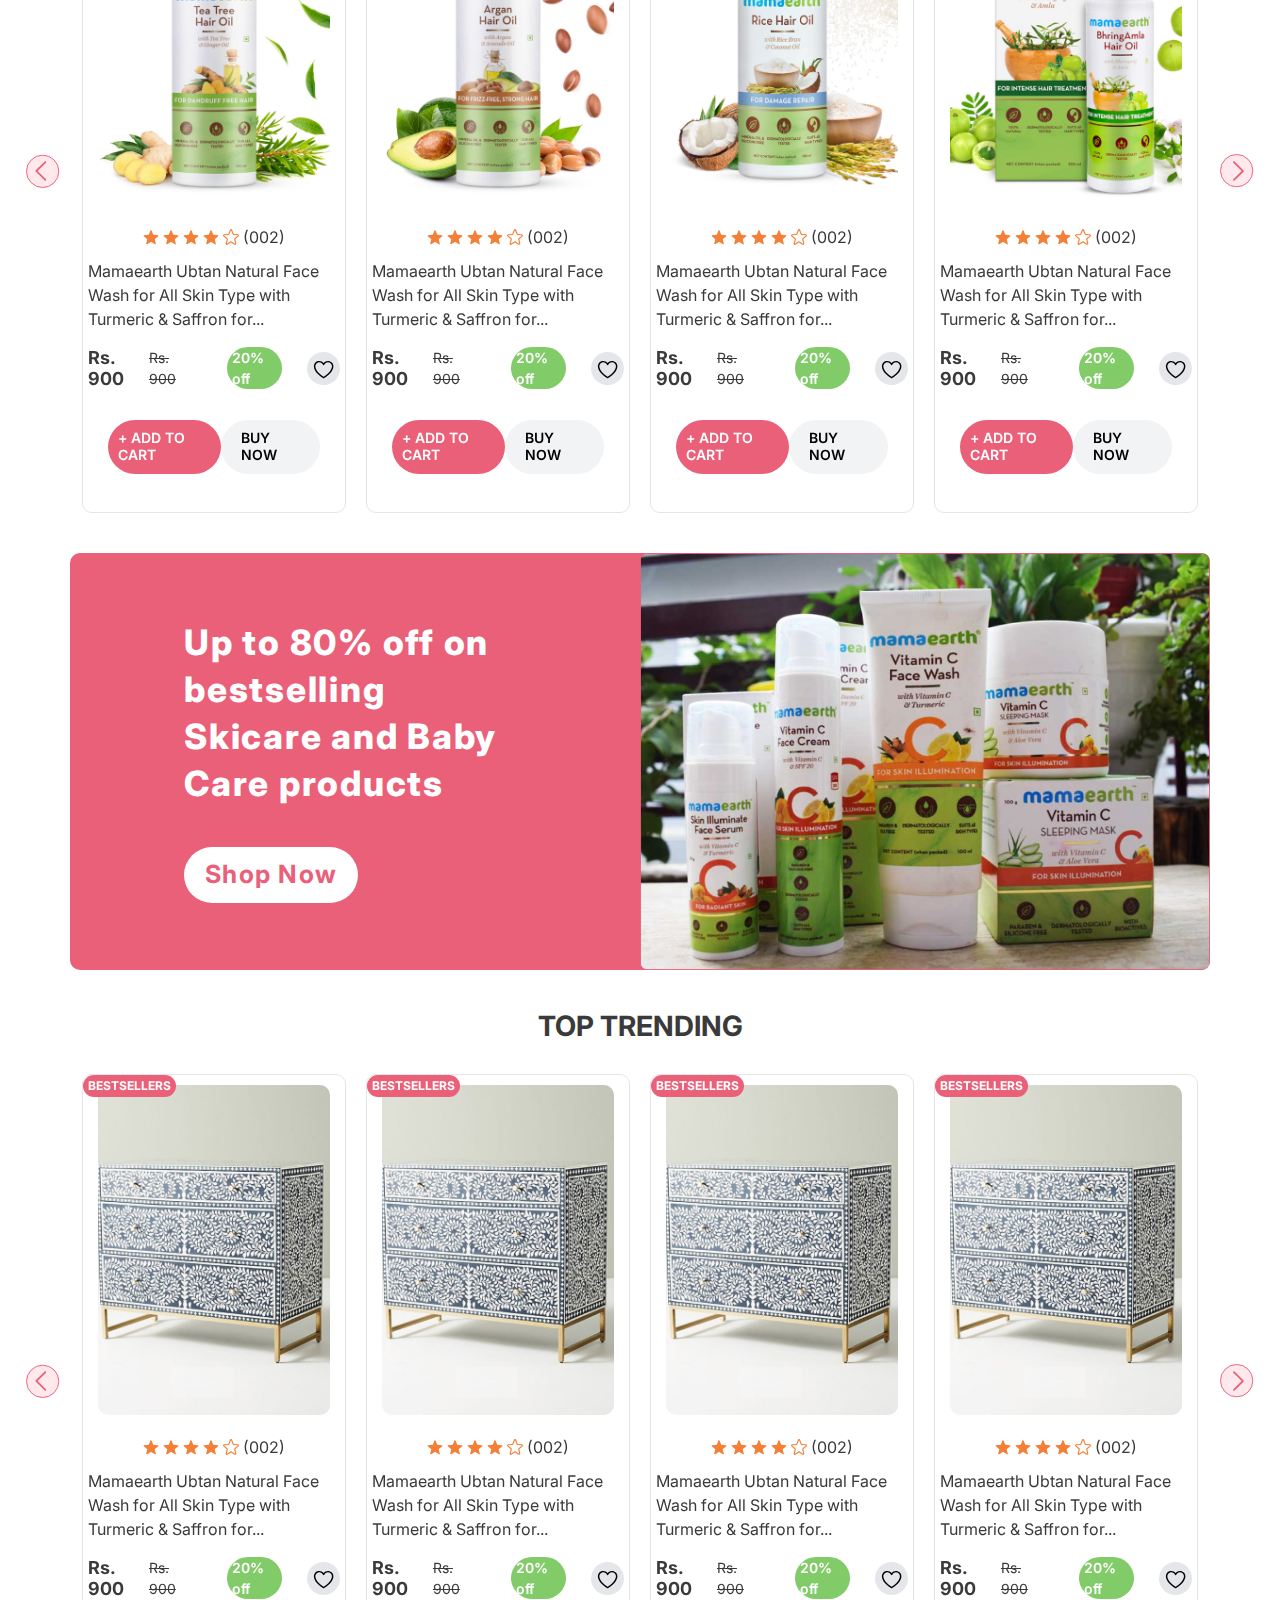
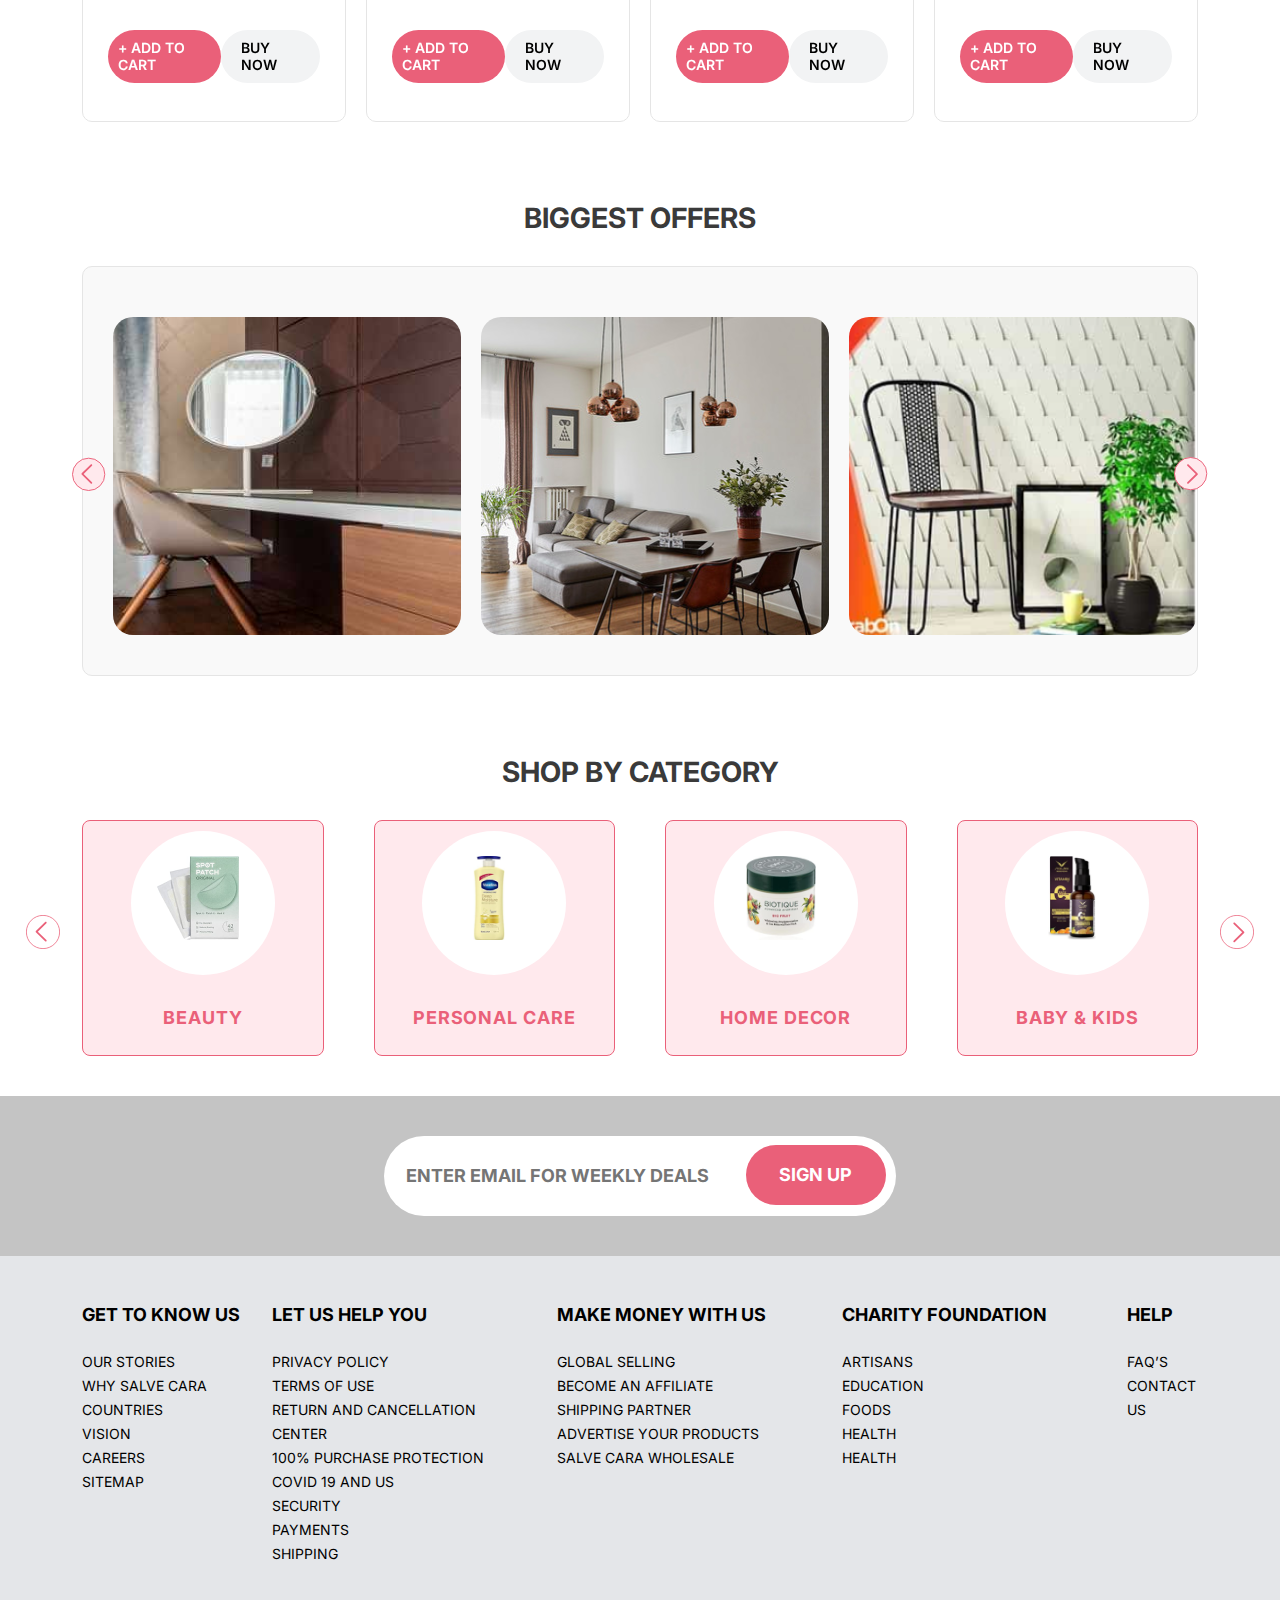
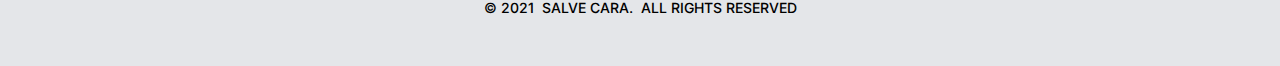
<file: singleProduct.html>
<!DOCTYPE html>
<html lang="en">

<head>
   <meta charset="utf-8" />
   <meta name="viewport" content="width=device-width, initial-scale=1" />
   <link href="https://cdn.jsdelivr.net/npm/bootstrap@5.0.1/dist/css/bootstrap.min.css" rel="stylesheet">
   <link rel="preconnect" href="https://fonts.gstatic.com">
   <link
      href="https://fonts.googleapis.com/css2?family=Open+Sans:ital,wght@0,300;0,400;0,600;0,700;0,800;1,300;1,400;1,600;1,700;1,800&display=swap"
      rel="stylesheet">
   <link rel="stylesheet"
      href="https://cdnjs.cloudflare.com/ajax/libs/OwlCarousel2/2.3.4/assets/owl.carousel.min.css" />
   <link rel="stylesheet" href="css/style.css" />
   <link rel="shortcut icon" href="./img/logo.svg" type="image/x-icon">
   <title>Shop Page - Salve Cara</title>
</head>

<body>
   <span class="screen-darken"></span>
   <div class="top-bar">
      <div id="top-bar" class="owl-carousel owl-theme">
         <div class="item">
            <p>Click on the <b>Shop</b> option for go to shop page. Work is in progress. Our developers are working on
               it.</p>
         </div>
         <div class="item">
            <p>Lorem, ipsum dolor sit amet consectetur adipisicing elit. Voluptate architecto assumenda amet
               necessitatibus illum totam</p>
         </div>
      </div>
   </div>

   <article class="card mobile-offcanvas bg-light" id="card_mobile">
      <div class="card-body">
         <div class="offcanvas-header"><button class="btn-close float-end"></button></div>
         <ul>
            <li><a href="#!">New Release</a></li>
            <li><a href="#!">Best Sellers</a></li>
            <li><a href="singleProduct.html">Shop</a></li>
            <li><a href="#!">Custom</a></li>
            <li><a href="#!">Customer Service</a></li>
         </ul>
         <div class="col-12 search">
            <div class="input-group">
               <input type="text" class="form-control" />
               <button class="input-group-text"><img src="./img/search.svg" alt="..." /></button>
            </div>
         </div>
      </div>
   </article>
   <nav class="mobile">
      <div class="container">
         <div class="row">
            <div class="col-md-4 col-4 logo-menu">
               <a data-trigger="card_mobile" class="menu-icon" href="#!"><img src="img/menu.svg" /></a>
            </div>
            <div class="col-md-4 col-4 d-flex justify-content-center">
               <a class="logo" href="index.html"><img src="img/logo.svg" /></a>
            </div>
            <div class="col-md-4 col-4 last-icons">
               <ul>
                  <li><a href="#!"><img src="img/cart.svg" /></a></li>
                  <li><a href="#!"><img src="img/user.svg " /></a></li>
               </ul>
            </div>
         </div>
      </div>
   </nav>

   <nav class="large">
      <div class="container">
         <div class="row align-items-center">
            <div class="col-md-2 col-2 d-flex justify-content-center align-items-center">
               <a class="logo" href="index.html"><img src="img/logo.svg" /></a>
            </div>
            <div class="col-md-4 col-4 search">
               <div class="input-group">
                  <input type="text" class="form-control" />
                  <button class="input-group-text"><img src="./img/search.svg" alt="..." /></button>
               </div>
            </div>
            <div class="col-md-6 col-6 last-icons">
               <ul>
                  <li><a href="#!">New Release</a></li>
                  <li><a href="#!">Best Sellers</a></li>
                  <li><a href="singleProduct.html">Shop</a></li>
                  <li><a href="#!">Custom</a></li>
                  <li><a href="#!">Customer Service</a></li>
                  <li><a href="#!"><img src="img/cart.svg" /></a></li>
                  <li><a href="#!"><img src="img/user.svg " /></a></li>
               </ul>
            </div>
         </div>
      </div>
   </nav>

   <section class="certificates mb-0">
      <div class="container-fluid">
         <div class="row">
            <div id="certificate-icon" class="owl-carousel">
               <div class="certi-item">
                  <img src="img/hair.svg" width="50%" />
                  <p>HAIR</p>
               </div>
               <div class="certi-item">
                  <img src="img/face.svg" width="50%" />
                  <p>FACE</p>
               </div>
               <div class="certi-item">
                  <img src="img/bath.svg" width="50%" />
                  <p>BATH</p>
               </div>
               <div class="certi-item">
                  <img src="img/nail.svg" width="50%" />
                  <p>NAIL</p>
               </div>
               <div class="certi-item">
                  <img src="img/foot.svg" width="50%" />
                  <p>FOOT</p>
               </div>
               <div class="certi-item">
                  <img src="img/travel.svg" width="50%" />
                  <p>TRAVEL</p>
               </div>
               <div class="certi-item">
                  <img src="img/essentials.svg" width="50%" />
                  <p>ESSENTIAL</p>
               </div>
            </div>
         </div>
      </div>
      <hr class="mb-0">
   </section>
   <!-- menu section Page      -->
   <section class="product-info mb-5">
      <div class="container-fluid">
         <div class="row justify-content-center align-items-center">
            <div class="col-lg-6 col-12 image-theme">
               <div id="single-product" class="owl-carousel">
                  <div class="item">
                     <img src="./img/Rectangle 75.png" alt="">
                  </div>
                  <div class="item">
                     <img src="./img/Rectangle 76.png" alt="">
                  </div>
                  <div class="item">
                     <img src="./img/Rectangle 77.png" alt="">
                  </div>
                  <div class="item">
                     <img src="./img/Rectangle 78.png" alt="">
                  </div>
                  <div class="item">
                     <img src="./img/Rectangle 79.png" alt="">
                  </div>
                  <div class="item">
                     <img src="./img/Rectangle 80.png" alt="">
                  </div>
               </div>
               <ul id='carousel-custom-dots' class='owl-dots'>
                  <li class='owl-dot'><img src="./img/Rectangle 75.png" alt=""></li>
                  <li class='owl-dot'><img src="./img/Rectangle 76.png" alt=""></li>
                  <li class='owl-dot'><img src="./img/Rectangle 77.png" alt=""></li>
                  <li class='owl-dot'><img src="./img/Rectangle 78.png" alt=""></li>
                  <li class='owl-dot'><img src="./img/Rectangle 79.png" alt=""></li>
                  <li class='owl-dot'><img src="./img/Rectangle 80.png" alt=""></li>
               </ul>
            </div>

            <div class="right col-lg-6 col-12">
               <div class="brand_tag">
                  <p>Brand:</p>
                  <img src="./img/mamaearth-logo.png" alt="..." />
               </div>
               <h2 class="top-head">Onion Hair Oil for Hair Regrowth and Hair Fall Control with Redensyl</h2>
               <div class="bottom">
                  <div class="star">
                     <img src="./img/star.svg" alt="">
                     <img src="./img/star.svg" alt="">
                     <img src="./img/star.svg" alt="">
                     <img src="./img/star.svg" alt="">
                     <img src="./img/star.svg" alt="">
                     <p>320 Reviews</p>
                  </div>
                  <div class="heart">
                     <img src="./img/heart.svg" .product-info .right .friquently .cart alt="">
                     <p>420 Favorite</p>
                  </div>
                  <div class="qna">
                     <img src="./img/qna.svg" alt="">
                     <p>20 Q&A</p>
                  </div>
               </div>
               <p class="tag">Free Shipping Above 399 | Extra 5% OFF on Prepaid Orders</p>

               <p class="mrp">MRP: <span class="text-decoration-line-through">&#x20B9;299</span> </p>
               <div class="price">
                  <h6>price: <b>&#x20B9;399.00</b></h6>
                  <p>You Save: &#x20B9;200.00 (33%)</p>
               </div>
               <div class="add_buy my-3">
                  <div class="count">
                     <button class="btn" type="button"> + </button>
                     <input class="product-qty" type="number" name="product-qty" min="0" max="10" value="1" />
                     <button class="btn" data-action="add" type="button"> - </button>
                  </div>
                  <p class="cart">Add to Cart</p>
                  <p class="buy">BUY NOW</p>
                  <img src="./img/heart-color.svg" alt="..." class="image" />
               </div>
               <div class="delivery">
                  <img src="./img/location.svg" alt="..." />
                  <p>DELIVERY OPTIONS</p>
               </div>
               <div class="pin input-group my-3">
                  <input type="text" class="form-control" placeholder="Enter Pincode" />
                  <span class="input-group-text" id="basic-addon2">check</span>
               </div>
               <div class="friquently">
                  <h6 class="head">Frequently bought together</h6>
                  <div class="addition">
                     <img src="./img/image 1.png" alt="..." />
                     <p class="add">+</p>
                     <img src="./img/image 2.png" alt="..." />
                     <p class="add">+</p>
                     <img src="./img/image 3.png" alt="..." />
                     <div class="cart">
                        <h6 class="price">Total price: ₹1,097.00</h6>
                        <a href="#!" class="addto">+ ADD ALL TO CART</a>
                     </div>
                  </div>
               </div>
               <div class="row">
                  <div class="col-md-7 col-6">
                     <div class="form-check">
                        <input class="form-check-input" type="checkbox" value="" checked>
                        <label class="form-check-label">
                           This item: WOW Skin Science Onion Hair Oil
                        </label>
                     </div>
                     <div class="form-check">
                        <input class="form-check-input" type="checkbox" value="">
                        <label class="form-check-label">
                           WOW Skin Science Onion Shampoo With Red
                        </label>
                     </div>
                     <div class="form-check">
                        <input class="form-check-input" type="checkbox" value="">
                        <label class="form-check-label">
                           WOW Skin Science Brightening Vitamin C Foaming
                        </label>
                     </div>
                  </div>
                  <div class="col-md-5 col-6">
                     <ul class="price_list">
                        <li>₹399.00 (₹199.50/100 ml)</li>
                        <li>₹399.00 (₹199.50/100 ml)</li>
                        <li>₹399.00 (₹199.50/100 ml)</li>
                     </ul>
                  </div>
               </div>


            </div>
         </div>
      </div>
   </section>
   <!-- menu section End     -->

   <section class="disc margin-top-bottom">
      <h2 class="top-head">Product Description</h2>
      <div class="container">
         <p>Introducing your favorite Mamaearth Onion Oil with a new & improved formula for even stronger, smoother, and
            shinier hair. With an improved lightweight and non-sticky formulation and oh-so-good fragrance, it’s time to
            welcome stronger and healthier hair with the time-tested goodness of Onion.
            Onion Oil, rich in Sulphur, Potassium & antioxidants, reduces hair fall & accelerates hair regrowth. One of
            the newest breakthrough ingredients in hair growth, Redensyl, unblocks hair follicles & also boosts new hair
            growth. Safe for colored & chemically treated hair, the Oil is free of harmful chemicals & toxins such as
            Silicones, Parabens, Mineral Oil, and Dyes.
            And because of our no toxins and no harmful chemicals philosophy, you won’t find any Silicones, Parabens,
            mineral oil & dyes in our Onion Hair Oil. </p>
      </div>
   </section>

   <section class="hair_oil margin-top-bottom">
      <h2 class="top-head">What To Expect From Mamaearth Onion Hair Oil</h2>
      <div id="hair_oil" class="container owl-carousel owl-theme">
         <div class="item">
            <img src="./img/Rectangle 90.png" alt="..." />
            <h6>Boosts Hair Growth</h6>
            <p>Onion Oil, in combination with Redensyl, reduces hair fall and makes hair healthy.</p>
         </div>
         <div class="item">
            <img src="./img/Rectangle 91.png" alt="..." />
            <h6>Adds Strength & Shine</h6>
            <p>Onion Oil, in combination with Redensyl, reduces hair fall and makes hair healthy.</p>
         </div>
         <div class="item">
            <img src="./img/Rectangle 92.png" alt="..." />
            <h6>Balances Scalp</h6>
            <p>Castor Oil is known to nourish the scalp. Rich in Vitamin D, Almond Oil provides nutrition to the scalp,
               making hair healthier and stronger.</p>
         </div>
      </div>
   </section>

   <section class="key_ing">
      <h2 class="top-head">Key Ingredients</h2>
      <div id="key_ing" class="container owl-carousel owl-theme">
         <div class="item">
            <img src="./img/Rectangle 93.png" alt="">
            <h6>Onion Seed Oil</h6>
            <p>Onion Oil increases blood supply to hair follicles, which in turn improves hair growth. It also prevents
               hair loss.</p>
         </div>
         <div class="item">
            <img src="./img/Rectangle 94.png" alt="">
            <h6>Almond Oil</h6>
            <p>Onion Oil increases blood supply to hair follicles, which in turn improves hair growth. It also prevents
               hair loss.</p>
         </div>
         <div class="item">
            <img src="./img/Rectangle 95.png" alt="">
            <h6>Bhringraj Oil</h6>
            <p>Onion Oil increases blood supply to hair follicles, which in turn improves hair growth. It also prevents
               hair loss.</p>
         </div>
         <div class="item">
            <img src="./img/Rectangle 96.png" alt="">
            <h6>Redensyl</h6>
            <p>Onion Oil increases blood supply to hair follicles, which in turn improves hair growth. It also prevents
               hair loss.</p>
         </div>
         <div class="item">
            <img src="./img/Rectangle 97.png" alt="">
            <h6>Castor Oil</h6>
            <p>Onion Oil increases blood supply to hair follicles, which in turn improves hair growth. It also prevents
               hair loss.</p>
         </div>
      </div>
   </section>

   <section class="hair_oil margin-top-bottom">
      <h2 class="top-head">How To Use</h2>
      <div id="hair_oil1" class="container owl-carousel owl-theme">
         <div class="item">
            <img src="./img/Rectangle 90.png" alt="..." />
            <h6>Step 1</h6>
            <p>Part your hair in two halves and apply the oil directly to the scalp</p>
         </div>
         <div class="item">
            <img src="./img/Rectangle 91.png" alt="..." />
            <h6>Step 2</h6>
            <p>Leave it overnight, or for few hours.</p>
         </div>
         <div class="item">
            <img src="./img/Rectangle 92.png" alt="..." />
            <h6>Step 3</h6>
            <p>Wash off with Mamaearth Onion Shampoo</p>
         </div>
      </div>
   </section>


   <section class="bot-nav container margin-top-bottom">
      <ul class="nav nav-tabs">
         <li class="nav-item">
            <a class="nav-link active" data-bs-toggle="tab" href="#one">Why Mamaearth</a>
         </li>
         <li class="nav-item">
            <a class="nav-link" data-bs-toggle="tab" href="#two">REVIEWS & RATINGS</a>
         </li>
         <li class="nav-item">
            <a class="nav-link" data-bs-toggle="tab" href="#three">PRODUCT Q&A</a>
         </li>
      </ul>
      <div class="tab-content">
         <div class="tab-pane active" id="one">
            <div class="row g-0 rounded shadow-sm">
               <div class="col p-4 center">
                  <p>
                     Lorem Ipsum is simply dummy text of the printing and typesetting industry. Lorem Ipsum has been the
                     industry's standard dummy text ever since the 1500s, when an unknown printer took a galley of type
                     and scrambled it to make a type specimen book.
                  </p>
               </div>
            </div>
         </div>
         <div class="tab-pane" id="two">
            <div class="row g-0 rounded shadow-sm">
               <div class="col p-4 center">
                  <img src="./img/tabs.png" alt="" class="w-100">
               </div>
            </div>
         </div>
         <div class="tab-pane" id="three">
            <div class="row g-0 rounded shadow-sm">
               <div class="col p-4 center">
                  <p>
                     Lorem Ipsum is simply dummy text of the printing and typesetting industry. Lorem Ipsum has been the
                     industry's standard dummy text ever since the 1500s, when an unknown printer took a galley of type
                     and scrambled it to make a type specimen book.
                  </p>
               </div>
            </div>
         </div>
      </div>
   </section>

   <section class="top_trending container margin-top-bottom">
      <h2 class="top-head margin-top-bottom">Top Options from mamaearth</h2>
      <div id="top_mamaearth" class="owl-carousel owl-theme">
         <div class="top_item">
            <p class="tag">BESTSELLERS</p>
            <img src="./img/mama1.png" alt=".." class="image">
            <div class="rating">
               <img src="./img/star.svg" alt="..." />
               <img src="./img/star.svg" alt="..." />
               <img src="./img/star.svg" alt="..." />
               <img src="./img/star.svg" alt="..." />
               <img src="./img/outline-star.svg" alt="...">
               <p>(002)</p>
            </div>
            <p>Mamaearth Ubtan Natural Face Wash for All Skin Type with Turmeric & Saffron for...</p>
            <div class="price">
               <h5>Rs. 900</h5>
               <p class="text-decoration-line-through">Rs. 900</p>
               <p class="off">20% off</p>
               <img src="./img/heart.svg" alt="..." />
            </div>
            <div class="cart">
               <h5 class="add">+ ADD TO CART</h5>
               <h5 class="buy">BUY NOW</h5>
            </div>
         </div>
         <div class="top_item">
            <p class="tag">BESTSELLERS</p>
            <img src="./img/mama2.png" alt=".." class="image">
            <div class="rating">
               <img src="./img/star.svg" alt="..." />
               <img src="./img/star.svg" alt="..." />
               <img src="./img/star.svg" alt="..." />
               <img src="./img/star.svg" alt="..." />
               <img src="./img/outline-star.svg" alt="...">
               <p>(002)</p>
            </div>
            <p>Mamaearth Ubtan Natural Face Wash for All Skin Type with Turmeric & Saffron for...</p>
            <div class="price">
               <h5>Rs. 900</h5>
               <p class="text-decoration-line-through">Rs. 900</p>
               <p class="off">20% off</p>
               <img src="./img/heart.svg" alt="..." />
            </div>
            <div class="cart">
               <h5 class="add">+ ADD TO CART</h5>
               <h5 class="buy">BUY NOW</h5>
            </div>
         </div>
         <div class="top_item">
            <p class="tag">BESTSELLERS</p>
            <img src="./img/mama3.png" alt=".." class="image">
            <div class="rating">
               <img src="./img/star.svg" alt="..." />
               <img src="./img/star.svg" alt="..." />
               <img src="./img/star.svg" alt="..." />
               <img src="./img/star.svg" alt="..." />
               <img src="./img/outline-star.svg" alt="...">
               <p>(002)</p>
            </div>
            <p>Mamaearth Ubtan Natural Face Wash for All Skin Type with Turmeric & Saffron for...</p>
            <div class="price">
               <h5>Rs. 900</h5>
               <p class="text-decoration-line-through">Rs. 900</p>
               <p class="off">20% off</p>
               <img src="./img/heart.svg" alt="..." />
            </div>
            <div class="cart">
               <h5 class="add">+ ADD TO CART</h5>
               <h5 class="buy">BUY NOW</h5>
            </div>
         </div>
         <div class="top_item">
            <p class="tag">BESTSELLERS</p>
            <img src="./img/mama4.png" alt=".." class="image">
            <div class="rating">
               <img src="./img/star.svg" alt="..." />
               <img src="./img/star.svg" alt="..." />
               <img src="./img/star.svg" alt="..." />
               <img src="./img/star.svg" alt="..." />
               <img src="./img/outline-star.svg" alt="...">
               <p>(002)</p>
            </div>
            <p>Mamaearth Ubtan Natural Face Wash for All Skin Type with Turmeric & Saffron for...</p>
            <div class="price">
               <h5>Rs. 900</h5>
               <p class="text-decoration-line-through">Rs. 900</p>
               <p class="off">20% off</p>
               <img src="./img/heart.svg" alt="..." />
            </div>
            <div class="cart">
               <h5 class="add">+ ADD TO CART</h5>
               <h5 class="buy">BUY NOW</h5>
            </div>
         </div>
      </div>
   </section>

   <section class="container mid_baner margin-top-bottom">
      <div class="row">
         <div class="left col-md-6 col-12">
            <h2>Up to 80% off on bestselling Skicare and Baby Care products</h2>
            <a href="#!" class="btn button">Shop Now</a>
         </div>
         <div class="right col-md-6 col-12">
            <img src="./img/Rectangle 58.png" alt="...">
         </div>
      </div>
   </section>

   <section class="top_trending container margin-top-bottom">
      <h2 class="top-head margin-top-bottom">Top Trending</h2>
      <div id="top_trending_single" class="owl-carousel owl-theme">
         <div class="top_item">
            <p class="tag">BESTSELLERS</p>
            <img src="./img/top-treanding.png" alt=".." class="image">
            <div class="rating">
               <img src="./img/star.svg" alt="..." />
               <img src="./img/star.svg" alt="..." />
               <img src="./img/star.svg" alt="..." />
               <img src="./img/star.svg" alt="..." />
               <img src="./img/outline-star.svg" alt="...">
               <p>(002)</p>
            </div>
            <p>Mamaearth Ubtan Natural Face Wash for All Skin Type with Turmeric & Saffron for...</p>
            <div class="price">
               <h5>Rs. 900</h5>
               <p class="text-decoration-line-through">Rs. 900</p>
               <p class="off">20% off</p>
               <img src="./img/heart.svg" alt="..." />
            </div>
            <div class="cart">
               <h5 class="add">+ ADD TO CART</h5>
               <h5 class="buy">BUY NOW</h5>
            </div>
         </div>
      </div>
   </section>

   <section class="big_offer container margin-top-bottom padding-top-bottom">
      <h2 class="top-head">BIGGEST OFFERS</h2>
      <div id="big_offer2" class="owl-carousel owl-theme">
         <div class="item_offer">
            <img src="./img/Rectangle 21.png" alt="...">
         </div>
         <div class="item_offer">
            <img src="./img/Rectangle 24.png" alt="...">
         </div>
         <div class="item_offer">
            <img src="./img/Rectangle 25.png" alt="...">
         </div>
      </div>
   </section>

   <section class="shop container margin-top-bottom">
      <h2 class="top-head">Shop by Category</h2>
      <div id="shop1" class="owl-carousel owl-theme">
         <div class="item">
            <div class="image">
               <img src="./img/shop1.png" alt="...">
            </div>
            <p>Beauty</p>
         </div>
         <div class="item">
            <div class="image">
               <img src="./img/shop2.png" alt="...">
            </div>
            <p>Personal Care</p>
         </div>
         <div class="item">
            <div class="image">
               <img src="./img/shop3.png" alt="...">
            </div>
            <p>Home Decor</p>
         </div>
         <div class="item">
            <div class="image">
               <img src="./img/shop4.png" alt="...">
            </div>
            <p>Baby & Kids</p>
         </div>
      </div>
   </section>

   <section class="newsletter padding-top-bottom">
      <div class="container">
         <input type="text" placeholder="Enter email for weekly deals" />
         <a href="#!" class="btn button">Sign up</a>
      </div>
   </section>

   <footer class="footer">
      <div class="container text-start text-md-left">
         <div class="row justify-content-center">
            <div class="col-md-2 col-12 mx-auto">
               <h5 class="font-weight-bold text-uppercase mt-3 mb-4">Get to Know Us
               </h5>
               <ul class="list-unstyled">
                  <li><a href="#!">Our Stories</a></li>
                  <li><a href="#!">Why Salve Cara</a></li>
                  <li><a href="#!">Countries</a></li>
                  <li><a href="#!">Vision</a></li>
                  <li><a href="#!">Careers</a></li>
                  <li><a href="#!">Sitemap</a></li>
               </ul>
            </div>
            <div class="col-md-3 col-12 ">
               <h5 class="font-weight-bold text-uppercase mt-3 mb-4">Let Us Help You
               </h5>
               <ul class="list-unstyled">
                  <li><a href="#!">Privacy Policy</a></li>
                  <li><a href="#!">Terms of Use</a></li>
                  <li><a href="#!">Return and Cancellation Center</a></li>
                  <li><a href="#!">100% Purchase Protection</a></li>
                  <li><a href="#!">Covid 19 and Us</a></li>
                  <li><a href="#!">Security</a></li>
                  <li><a href="#!">Payments</a></li>
                  <li><a href="#!">Shipping</a></li>
               </ul>
            </div>


            <div class="col-md-3 col-12">
               <h5 class="font-weight-bold text-uppercase mt-3 mb-4">Make Money With Us
               </h5>
               <ul class="list-unstyled">
                  <li><a href="#!">Global Selling</a></li>
                  <li><a href="#!">Become an affiliate</a></li>
                  <li><a href="#!">Shipping Partner</a></li>
                  <li><a href="#!">Advertise your products</a></li>
                  <li><a href="#!">Salve Cara Wholesale</a></li>
               </ul>
            </div>


            <div class="col-md-3 col-12">
               <h5 class="font-weight-bold text-uppercase mt-3 mb-4">Charity Foundation</h5>
               <ul class="list-unstyled">
                  <li><a href="#!">Artisans</a></li>
                  <li><a href="#!">Education</a></li>
                  <li><a href="#!">Foods</a></li>
                  <li><a href="#!">Health</a></li>
                  <li><a href="#!">Health</a></li>
               </ul>
            </div>


            <div class="col-md-1 col-12">
               <h5 class="font-weight-bold text-uppercase mt-3 mb-4">Help</h5>
               <ul class="list-unstyled">
                  <li><a href="#!">FAQ’S</a></li>
                  <li><a href="#!">Contact Us</a></li>
               </ul>

            </div>
         </div>
      </div>
      <div class="footer-copyright text-center py-3"> © 2021
         <a href="#!">&nbsp;Salve Cara</a>. &nbsp;All Rights Reserved
      </div>
   </footer>


   <script src="https://code.jquery.com/jquery-3.6.0.min.js"></script>
   <script src="https://cdn.jsdelivr.net/npm/bootstrap@5.0.1/dist/js/bootstrap.bundle.min.js"></script>
   <script src="https://cdnjs.cloudflare.com/ajax/libs/OwlCarousel2/2.3.4/owl.carousel.min.js"></script>
   <script src="js/alljs.js"></script>
</body>

</html>
</file>
<file: css/style.css>
@import url('https://fonts.googleapis.com/css2?family=Inter:wght@100;200;300;400;500;600;700;800;900&display=swap');



body {font-family: 'Inter', sans-serif;font-weight:400;color:#3A3A3A; }



:root {
  --main-brand-color: #EA6079;
  --main-white-color: white;
}

.offcanvas-header, nav.mobile{display:none; }
.mobile-offcanvas {display:none; }
.screen-darken{height: 100%;width:0%;z-index: 30;position: fixed;top: 0;right: 0;opacity:0;visibility:hidden;background-color: rgba(34, 34, 34, 0.6);transition:opacity .2s linear, visibility 0.2s, width 2s ease-in;}
.screen-darken.active{z-index:10;transition:opacity .3s ease, width 0s;opacity:1;width:100%;visibility:visible;}
.offcanvas-header {display:block;}
.mobile-offcanvas {visibility: hidden;transform:translateX(-100%);border-radius:0;display:block;position: fixed;top: 0; left:0;height: 100%;z-index: 1200;width:25%;overflow-y: auto;overflow-x: hidden;transition: visibility .3s ease-in-out, transform .3s ease-in-out;padding-left:20px;}
.mobile-offcanvas.show{visibility: visible;transform: translateX(0);}
.mobile-offcanvas .container, .mobile-offcanvas .container-fluid{display: block;}
.mobile-offcanvas ul {list-style: none;padding-left:0px;margin-top:50px;}
.mobile-offcanvas ul li {margin-bottom: 30px;}
.mobile-offcanvas ul li a {color: #EA6079;font-weight:600;text-transform: uppercase;text-decoration:none; }
@media screen and (max-width: 768px){
	.mobile-offcanvas {width:80%;}
}


h2.top-head {text-align: center;font-size:28px;text-transform: uppercase;margin-bottom:30px;font-weight:700; }
@media screen and (max-width: 768px){
	h2.top-head {text-align: center;font-size:22px;text-transform: uppercase;margin-bottom:10px;font-weight:700; }	
}



a.main-button {display: inline-block;background:#393939;color:#fff;padding:10px 30px;}

nav.mb{display: none;}


.margin-top-bottom {margin-top:40px;margin-bottom:40px;}
.padding-top-bottom {padding-top:40px;padding-bottom:40px;}
.margin-top {margin-top:80px;}
.margin-bottom {margin-bottom:80px;}
.padding-top {padding-top:80px;}
.padding-bottom {padding-bottom:80px;}
@media screen and (max-width: 768px){
	.margin-top-bottom {margin-top:20px;margin-bottom:20px;}
	.padding-top-bottom {padding-top:20px;padding-bottom:20px;}
	.margin-top {margin-top:40px;}
	.margin-bottom {margin-bottom:40px;}
	.padding-top {padding-top:40px;}
	.padding-bottom {padding-bottom:40px;}
}



.top-bar {background-color:var(--main-brand-color);padding:10px;text-align: center;}
.top-bar p {color:var(--main-white-color);margin-bottom:0px;text-transform: uppercase;font-size:14px;}
@media screen and (max-width: 768px){
	.top-bar p {font-size:10px;}	
}



nav {padding: 20px 0;}
nav .logo img {width: 100%;}
nav ul {list-style: none;padding-left: 0px;display: flex;justify-content: center;margin-bottom:0px;align-items: center; }
nav ul li {margin:0 10px;}
nav ul li a {color: #000;text-decoration: none;text-transform: uppercase;font-size: 13.5px;font-weight:600;}
nav ul li a:hover{color: #EA6079;}
nav ul li a img {width: 20px;}
nav .last-icons ul {justify-content: flex-end;}
nav .col-md-8 {display: block !important;}
nav .menu-icon {display: block !important;}
nav .menu-icon img {width: 20px;margin-right:10px;}
nav .search input, article .search input{width: 100%; border: 0; border-radius: 37px; background-color: #F2F3F4; width: 394px; height: 35px; padding: 0 10px;}
nav .search .input-group-text, article .search .input-group-text{border-radius: 37px; border: 0; background-color: #383131;}
nav .menu-icon {color:#3A3A3A;font-size: 14px;text-decoration: none;font-weight: 700;}
@media screen and (max-width: 768px){
	nav .col-md-8 {display: none !important;}
	nav .menu-icon img {width: 30px;margin-right:10px;}
	nav .menu-icon {display: block !important;}
	nav ul li {margin:0 5px;}
	nav .logo img {width: 100%;}
	nav ul li a img {width:18px;}
	nav.mobile{display: block;}
	nav.large{display: none;}
} 
@media screen and (max-width: 430px){
	nav.mobile .logo img{width: 150px;}
}



.home-alider img.pc {display: block;}
.home-alider img.mb {display: none !important;}
@media screen and (max-width: 768px){
	.home-alider img.pc {display: none !important;}
	.home-alider img.mb {display: block !important; height: 70vh;}
}



.certificates {padding:10px 0;}
.certificates .container {width:60%;}
.certificates .certi-item {display: flex; justify-content: center; align-items: center; flex-direction: row;}
.certificates p {margin-bottom: 0px;margin-top:10px;text-transform: uppercase;font-size:12px;font-weight:600; }
.certificates img {width:25% !important;margin: 0 10px 0 0 }
.certificates .owl-carousel .owl-dots {display: none;}
.certificates .owl-carousel .owl-nav{display: block;}
.certificates .owl-carousel .owl-nav button.owl-next {position: absolute;bottom:50%;right:1%;width:20px;height:20px;background:url('../img/forward-arrow.svg');background-size: cover;background-position: center;}
.certificates .owl-carousel .owl-nav button.owl-prev {position: absolute;bottom:50%;left:1%;width:20px;height:20px;background:url('../img/backward-arrow.svg');background-size: cover;background-position: center;}
.certificates .owl-carousel .owl-nav button.owl-next span, .certificates .owl-carousel .owl-nav button.owl-prev span {display: none;}
@media screen and (max-width: 768px){
	.certificates .container {width:95%;}
	.certificates img {width:55% !important;}	
	.certificates .owl-carousel .owl-nav {display: block !important;}
	.certificates p {font-size:10px;font-weight:600; }
	.certificates .owl-carousel .owl-nav button.owl-next {width:15px;height:15px;}
	.certificates .owl-carousel .owl-nav button.owl-prev {width:15px;height:15px;}
	.certificates .certi-item{margin: 0 10px;}
}


.top_trending .top_item{border-radius: 10px; border: 1px solid #E5E5E5; position: relative; padding: 0 5px;}
.top_trending .top_item p.tag{position: absolute; left: 0; padding: 2px 5px; color: #fff; font-weight: 700; font-size: 12px; background: #EA6079; border-radius: 32px;}
.top_trending .top_item img.image{width: 100%; padding: 10px; border-radius: 20px; height: 350px; object-fit: cover;}
.top_trending .top_item .rating{display: flex; justify-content: center; align-items: center; margin: 10px 0;}
.top_trending .top_item .rating img{width: 16px;height: 16px; margin: 0 4px 0 0;}
.top_trending .top_item .rating p{margin: 0;}
.top_trending .top_item .price{display: flex; justify-content: center; align-items: center; margin: 10px 0;}
.top_trending .top_item .price img{width: 40px;}
.top_trending .top_item .price h5{font-weight: 700;font-size: 18px; margin: 0 5px 0 0;}
.top_trending .top_item .price p{margin: 0 10px 0 0; font-size: 14px;}
.top_trending .top_item .price p.off{background: #82CB69;border-radius: 26px; padding: 0 5px; font-weight: 600; color: #fff; margin: 0 25px;}
.top_trending .top_item .cart{display: flex; justify-content: space-between; align-items: center; margin: 30px 0; padding: 0 20px;}
.top_trending .top_item .cart h5.add{background: #EA6079;border-radius: 32px; color: #fff; padding: 10px; font-weight: 600;font-size: 14px;}
.top_trending .top_item .cart h5.buy{background: #F2F3F4;border-radius: 32px; color: #000; padding: 10px 20px; font-weight: 600;font-size: 14px;}
.top_trending .owl-carousel .owl-nav{display: flex;}
.top_trending .owl-carousel .owl-nav button.owl-next {position: absolute;bottom:50%;right:-5%;width:34.27px;height:34.27px;background:url('../img/forward-arrow.svg');background-size: cover;background-position: center;}
.top_trending .owl-carousel .owl-nav button.owl-prev {position: absolute;bottom:50%;left:-5%;width:34.27px;height:34.27px;background:url('../img/backward-arrow.svg');background-size: cover;background-position: center;}
.top_trending .owl-carousel .owl-nav button.owl-next span, .top_trending .owl-carousel .owl-nav button.owl-prev span {display: none;}
@media screen and (max-width: 430px) {
	.top_trending .owl-carousel .owl-nav button.owl-next{right: 0;}
	.top_trending .owl-carousel .owl-nav button.owl-prev {left: 0;}
}




.video.container .owl-carousel{border-radius: 8px; background: #FAF7F7;border: 1px solid #E5E5E5; padding: 10px;}
.video.container .owl-carousel .video_item {position: relative;}
.video.container .owl-carousel .video_item iframe.img{width: 225px; height: 318px; z-index: -1;}
.video.container .owl-carousel .video_item::before{content: ""; position: absolute; width: 225px; height: 318px;bottom: 0; background: linear-gradient(0deg, rgba(0,0,0,0.6323880235688025) 0%, rgba(116,116,116,0.441911833092612) 47%, rgba(255,255,255,0) 100%);}
.video.container .owl-carousel .video_item img.play{width: 50px; height: 50px; border-radius: 50%; position: absolute; z-index: 10; bottom: 3%; left: 5%;}
.video .owl-carousel .owl-nav{display: flex;}
.video .owl-carousel .owl-nav button.owl-next {position: absolute;bottom:43%;right:-1%;width:34.27px;height:34.27px;background:url('../img/forward.svg');background-size: cover;background-position: center;}
.video .owl-carousel .owl-nav button.owl-prev {position: absolute;bottom:43%;left:-1%;width:34.27px;height:34.27px;background:url('../img/backward.svg');background-size: cover;background-position: center;}
.video .owl-carousel .owl-nav button.owl-next span, .video .owl-carousel .owl-nav button.owl-prev span {display: none;}
@media screen and (max-width: 768px){} 
@media screen and (max-width: 430px){
	.video.container .owl-carousel .video_item iframe.img,.video.container .owl-carousel .video_item::before{width: 100% !important; object-fit: cover;}
	.video.container .owl-carousel .video_item img.play{bottom: 5%;}
} 


.brands{border-top: 1px solid #EA6079; border-bottom: 1px solid #EA6079; background: #FAF7F7;}
.brands h2.top-head {color: #EA6079;  margin-bottom: 2rem;}
.brands .owl-carousel .brand_item img{width: 100%;}
.brands .owl-carousel .owl-nav button.owl-next span, .brands .owl-carousel .owl-nav button.owl-prev span {display: none;}


.trending .image{display: flex; justify-content: center; align-items: center; flex-wrap: wrap;}
.trending .image img{width: 630px; height: 340px; object-fit: cover; margin: 0 15px 15px 0;}
@media screen and (max-width:430px) {
	.trending .image img{width: 100%; height: 100%;}
}



.big_offer .owl-carousel .item_offer img{width: 100%; height: 318px; object-fit: cover; border-radius: 20px;}
.big_offer .owl-carousel{background: #F9F9F9; border: 1px solid #E5E5E5; border-radius: 10px; padding: 50px 0 40px 30px;}
.big_offer .owl-carousel .owl-nav{display: flex;}
.big_offer .owl-carousel .owl-nav button.owl-next {position: absolute;bottom:45%;right:-1%;width:34.27px;height:34.27px;background:url('../img/forward-arrow.svg');background-size: cover;background-position: center;}
.big_offer .owl-carousel .owl-nav button.owl-prev {position: absolute;bottom:45%;left:-1%;width:34.27px;height:34.27px;background:url('../img/backward-arrow.svg');background-size: cover;background-position: center;}
.big_offer .owl-carousel .owl-nav button.owl-next span, .big_offer .owl-carousel .owl-nav button.owl-prev span {display: none;}



.up_to .item{background: #FAF7F7;
	border: 1px solid #EA6079;
	border-radius: 8px;}
.up_to .item .top-head{text-align: center; font-weight: 700; font-size: 22px;line-height: 27px; margin: 20px 0;}
.up_to .item .section{display: flex; flex-wrap: wrap; justify-content: center; align-items: center;}
.up_to .item .section .round{padding: 0 10px; margin: 10px;}
.up_to .item .section .round img{width: 100px; height: 100px; border-radius: 50%; padding: 10px; object-fit: contain; background-color: #fff;}
.up_to .item .round p{text-align: center;}



.mid_baner .row{background-color: #EA6079; border-radius: 10px;}
.mid_baner .row .left{padding: 0 10%; display: flex; flex-direction: column; align-items: flex-start; justify-content: center;}
.mid_baner .row .left h2{font-weight: 800;font-size: 35px;line-height: 47px;letter-spacing: 0.05em;color: #FFFFFF;}
.mid_baner .row .left a.button{padding: 10px 20px; background-color: #fff; color: #EA6079; font-weight: 700; font-size: 25px; line-height: 135.02%; letter-spacing: 0.05em; border-radius: 70px; margin-top: 2rem;}
.mid_baner .row .right img{border-radius: 8px; width: 100%;}
.mid_baner .row .right.col-12{margin: 0; padding: 0;}
@media screen and (max-width: 768px){
	.mid_baner .row .right img{height: 550px; object-fit: cover;}
}
@media screen and (max-width: 430px) {
	.mid_baner .row .left{margin: 10px 0;}
	.mid_baner .row .right img{padding: 1rem 0;}
}



.shop .owl-carousel .item{background: #FFE9ED;border: 1.5px solid #EA6079; border-radius: 8px; padding: 10px;  display: flex; flex-direction: column; justify-content: center; align-items: center;} 
.shop .owl-carousel .item .image{border: 0;border-radius: 100%;background-color: #fff;object-fit: contain;width: 144px;height: 144px;padding: 25px;}
.shop .owl-carousel .item img{width: 84px; height: 84px; object-fit: contain;}
.shop .owl-carousel .item p{font-weight: 700; font-size: 18px;line-height: 22px;letter-spacing: 0.05em;text-transform: uppercase;color: #EA6079; margin-top: 2rem;}
.shop .owl-carousel .owl-nav{display: flex;}
.shop .owl-carousel .owl-nav button.owl-next {position: absolute;bottom:45%;right:-5%;width:34.27px;height:34.27px;background:url('../img/forward.svg');background-size: cover;background-position: center;}
.shop .owl-carousel .owl-nav button.owl-prev {position: absolute;bottom:45%;left:-5%;width:34.27px;height:34.27px;background:url('../img/backward.svg');background-size: cover;background-position: center;}
.shop .owl-carousel .owl-nav button.owl-next span, .shop .owl-carousel .owl-nav button.owl-prev span {display: none;}

@media screen and (max-width: 430px){
	.shop .owl-carousel .item{width: 75%; margin: auto;}
	.shop .owl-carousel .owl-nav button.owl-prev{left: 0% !important;}
	.shop .owl-carousel .owl-nav button.owl-next{right: 0% !important;}
}




.newsletter{background-color: #C4C4C4;}
.newsletter .container{width: 40%; margin: 0 auto; background-color: #fff; height: 80px; border-radius: 81px; display: flex;justify-content: flex-start; align-self: center; position: relative;
}
.newsletter .container input{width: 77%; padding: 5px 10px; border: none; background-color: transparent; outline: none; font-weight: 700; font-size: 18px;line-height: 22px;text-transform: lowercase;}
.newsletter .container input::placeholder{text-transform: uppercase;}
.newsletter .container input:active{border: none; outline: none;}
.newsletter .container a.button{font-weight: 700; font-size: 18px;line-height: 22px;text-transform: uppercase;background: #EA6079;border-radius: 200px;color: #FFFFFF;display: flex;justify-content: center;align-items: center; width: 140px; height: 60px; position: absolute; right: 2%; bottom: 13%;}

@media screen and (max-width: 768px) {
	.newsletter .container{width: 90%;}
	.newsletter .container input{width: 79%;}
}
@media screen and (max-width: 430px){
	.newsletter .container{height: 50px; width: 95%;}
	.newsletter .container input{padding: 5px; width: 70%;}
	.newsletter .container a.button{width: 100px;height: 35px;}
}



.footer{background-color: #E4E6E9; padding: 2rem 0;}
.footer h5{font-weight: 700; font-size: 18px;text-transform: uppercase;color: #000000;}
.footer ul li a{font-weight: 400; font-size: 14px;text-transform: uppercase; color: #000; text-decoration: none;}
.footer .footer-copyright {font-weight: 500; font-size: 14px;text-transform: uppercase;color: #000000;}
.footer .footer-copyright a{text-decoration: none; color: #000;}


/* single page start  */
.product-info .container-fluid .row .col-md-6 .owl-carousel{position: relative;}
.product-info .owl-carousel{width: 80%; float: right;}
.product-info .owl-carousel img{width: 100%; height: 558px;object-fit: contain;}
.product-info .owl-carousel .owl-nav{display: flex;flex-direction: column;position: absolute;top: 0;left: -12%;height: 100%;}
.product-info .owl-carousel .owl-nav .owl-prev{top: 0;}
.product-info .owl-carousel .owl-nav .owl-prev.disabled{display: none;}
.product-info .owl-carousel .owl-nav .owl-next{bottom: 0;}
.product-info .owl-carousel .owl-nav .owl-next.disabled{display: none;}
.product-info .owl-carousel .owl-nav .owl-next, .product-info .owl-carousel .owl-nav .owl-prev{position: absolute; transform: rotate(90deg);}

.product-info .image-theme{position: relative;}
.product-info .owl-dots{margin: 0; list-style: none; padding: 0; position: absolute; top: 4%; left: 7%;}
.product-info .owl-dots .owl-dot.active{opacity: 1 !important;}
.product-info .owl-dots .owl-dot{margin: 10px;background-color: #c4c4c4;width: 71px;height: 71px; opacity: .6;}
.product-info .owl-dots .owl-dot img{width: 100%; height: 100%; object-fit: cover;}
.product-info .owl-carousel .owl-nav button.owl-next span, .product-info .owl-carousel .owl-nav button.owl-prev span {display: none;}
.product-info  .owl-carousel .owl-nav button.owl-next {width:27px;height:27px;background:url('../img/forward.svg');background-size: cover;background-position: center;}
.product-info  .owl-carousel .owl-nav button.owl-prev {width:27px;height:	27px;background:url('../img/backward.svg');background-size: cover;background-position: center;}


.product-info .right .brand_tag{display: flex; align-items: center;}.shop .owl-carousel .owl-nav{display: flex;}
.shop .owl-carousel .owl-nav button.owl-next {position: absolute;bottom:45%;right:-5%;width:34.27px;height:34.27px;background:url('../img/forward.svg');background-size: cover;background-position: center;}
.shop .owl-carousel .owl-nav button.owl-prev {position: absolute;bottom:45%;left:-5%;width:34.27px;height:34.27px;background:url('../img/backward.svg');background-size: cover;background-position: center;}
.shop .owl-carousel .owl-nav button.owl-next span, .shop .owl-carousel .owl-nav button.owl-prev span {display: none;}
.product-info .right .brand_tag p{margin: 0;}
.product-info .right  h2.top-head{padding-top: 10px; text-align: start; color: #000000; font-weight: 700; text-transform: capitalize; margin-bottom: 5px;}
.product-info .right .bottom{display: flex; justify-content: flex-start; align-items: center; flex-wrap: wrap;}
.product-info .right .bottom p{margin: 0; margin-left: 10px;font-weight: 500;font-size: 12px;line-height: 15px;text-transform: uppercase;color: #000000;}
.product-info .right .bottom .star, .product-info .right .bottom .heart, .product-info .right .bottom .qna{display: flex; align-items: center;}
.product-info .right .bottom .star img, .product-info .right .bottom .qna img {margin-left: 3px; width: 15px; height: 15px; object-fit: cover;}
.product-info .right .bottom .heart {border-left: 2px solid #555555; border-right: 2px solid #555555; margin: 0 10px; padding: 0 10px;}

.product-info .right p.tag{font-weight: 500;font-size: 12px;line-height: 15px;text-transform: uppercase;color: #000000; padding: 10px 20px; margin: 20px 0; background: #F3F3F3;border: 1px solid #C4C4C4;border-radius: 35px; width: fit-content;}
.product-info .right p.mrp{font-weight: 500;font-size: 16px;line-height: 19px;text-transform: uppercase;color: #000000;}
.product-info .right .price{display: flex; justify-content: flex-start; align-items: center;}
.product-info .right .price h6{font-weight: 500;font-size: 22px;line-height: 27px;text-transform: uppercase;color: #000000; margin: 0;}
.product-info .right .price p{background: #82CB69;border-radius: 28px; font-weight: 500;font-size: 14px;line-height: 17px;text-transform: uppercase;color: #FFFFFF; padding: 5px 10px;margin: 0 0 0 5%; }

.product-info .right .add_buy{display: flex; justify-content: space-between; align-items: center; padding: 0 15% 0 0; flex-wrap: wrap;}
.product-info .right .add_buy .count {border: 1px solid #000000; border-radius: 36px;}
.product-info .right .add_buy .count input.product-qty{ border: none; background: transparent; outline: none;width: 30px; font-weight: 700; padding: 0; margin: 0;}
.product-info .right .add_buy .count .btn{font-weight:700; font-size: 20px;}
.product-info .right .add_buy p.cart{background: #EA6079;
	border-radius: 37px; font-weight: 500;font-size: 16px;line-height: 19px;text-transform: uppercase;color: #FFFFFF; padding: 13px 50px; margin: 0; cursor: pointer;}

.product-info .right .add_buy p.buy{background: #F2F3F4;border: 1px solid #EA6079;border-radius: 49px; font-weight: 700; font-size: 16px;line-height: 19px;text-transform: uppercase;color: #EA6079;border: 1px solid #EA6079; padding: 13px 60px; margin: 0; cursor: pointer;}
.product-info .right .add_buy img.image{width: 40px; height: 40px; color: #EA6079;}
.product-info .right .delivery{display: flex; align-items: center; justify-content: flex-start;}
.product-info .right .delivery p{margin: 0 0 0 1.2%; font-weight: 500;font-size: 14px;line-height: 15px;text-transform: uppercase;color: #000000;}

.product-info .right .pin.input-group{width: 30%;}
.product-info .right .pin.input-group .input-group-text{background-color: transparent; font-weight: 600;font-size: 12px;line-height: 15px;text-decoration-line: underline;text-transform: uppercase;color: #EA6079; cursor: progress;}

.product-info .right .pin.input-group .form-control{background: #F2F3F4;border: 1px solid #DFDFDF;border-radius: 49px 0 0 49px; border-right: none;}
.product-info .right .pin.input-group .input-group-text{background: #F2F3F4;border: 1px solid #DFDFDF;border-radius: 0 49px 49px 0;}

.product-info .right .friquently{margin: 10px 0;}
.product-info .right .friquently .head{font-weight: 700; font-size: 14px;line-height: 17px;text-transform: uppercase;color: #000000; margin: 20px 0;}
.product-info .right .friquently .addition{display: flex; justify-content: flex-start; align-items: center; flex-wrap: wrap;}
.product-info .right .friquently .addition img{width: 100px; height: 100px; object-fit: contain;}
.product-info .right .friquently .addition p.add{margin: 0 10px; font-weight: 900; border: 2px solid #C4C4C4; padding: 0 7px; border-radius: 50%; font-size: 20px; color: #000000;}
.product-info .right .friquently .cart{margin: 0 0 0 20px;}
.product-info .right .friquently .cart h6.price{font-weight: 700;font-size: 15px;line-height: 17px;text-transform: uppercase;color: #000000;}
.product-info .right .friquently .cart a.addto{text-decoration: none;background: #F48038;border-radius: 28px; font-size: 12px;line-height: 15px;text-transform: uppercase;font-weight: 700;color: #FFFFFF; padding: 10px 30px; cursor: pointer;}
.product-info .right .form-check-input[type=checkbox]{border-radius: 100%; border: 1px solid #000000;}

.product-info .right ul.price_list{list-style: none;}
.product-info .right ul.price_list li{font-weight: 600;text-transform: uppercase;color: #EA6079; line-height: 25px;}


@media screen and (max-width: 768px){
	.product-info .tag-product{width: 100%;}
	.product-info .tag-product .tag-mark{justify-content: flex-start; padding: 0 5px 0 0;}
	.product-info .tag-product .tag-mark:last-child{padding: 0px;}
	.product-info .reviewstars{justify-content: center;}
	.product-info .productpoints {padding: 0;margin: 20px 0;text-align: center; width: 100%;}
	.product-info .productpoints p.disp{font-size: 15px; line-height: 20px; margin: 0px;}
	.product-info .productpoints p{font-size: 14px; line-height: 16px;}
	.product-info .productpoints li {font-weight: 500;margin-bottom:0px;font-size:14px;}
	.product-info h2 {font-size:22px;font-weight: 700; width: 100%; text-align: center;}
	.product-info .tag-product .tag-mark img{width: 47px;height: 47px; object-fit: contain;}
	.product-info .tag-product .tag-mark p{font-size: 10px; line-height: 11px; width: 100%;}
	.product-info .pricing{width: 100%;text-align: center;}
	.product-info .meserment{width: 100%; justify-content: center; margin-top: 1rem;}
	.product-info .addtocart-buynow{width: 100%;}
	.product-info .owl-carousel{width: 100%;}
	.product-info .owl-carousel img{height: 100%;}
	.product-info .owl-carousel .owl-nav{display: none;}
	.product-info .owl-dots{display: none;}
}
@media screen and (max-width: 430px) {
	.product-info .right .bottom p{margin: 0 1px 0 4px;}
	.product-info .right p.tag{text-align: center;}
	.product-info .right .price p{padding: 5px 20px; text-align: center;}
	.product-info .right .pin.input-group{width: 100%;}
	.product-info .right .add_buy p.cart{padding: 13px;}
	.product-info .right .add_buy p.buy{padding: 13px;}
	.product-info .right .add_buy .count input.product-qty{width: 10px;}
	.product-info .right .friquently .addition img{width: 75px; height: 75px;}
	.product-info .right .friquently .cart{margin: 20px 0 20px 20px;}
}







.disc{background: #F8F8F8; padding: 2rem; margin: 20px 0}
.disc .container p{padding: 0 6.5%;font-size: 18px;line-height: 26px;text-align: center;color: #555555;}
@media (max-width: 430px){
	.disc .container p{padding: 0;}
}

.hair_oil .owl-carousel .item img{width: 100%; height: 252px; object-fit: cover; border-radius: 10px;}
.hair_oil .owl-carousel .item h6{margin: 10px 0; font-size: 18px;line-height: 22px;text-transform: uppercase;color: #000000; font-weight: 700; text-align: center;}
.hair_oil .owl-carousel .item p{font-size: 16px;line-height: 21px;text-align: center;color: #000000; padding: 0 2%;}

.key_ing .owl-carousel .item img{width: 100%; height: 164px; object-fit: cover; border-radius: 10px;}
.key_ing .owl-carousel .item h6{font-weight: 700; font-size: 18px;line-height: 22px;text-transform: uppercase;color: #000000; text-align: center; margin: 10px 0;}
.key_ing .owl-carousel .item p{font-size: 14px;line-height: 15px;text-align: center;color: #000000;}
.key_ing .owl-carousel .owl-nav{display: flex;}
.key_ing .owl-carousel .owl-nav button.owl-next {position: absolute;bottom:45%;right:-5%;width:34.27px;height:34.27px;background:url('../img/forward-arrow.svg');background-size: cover;background-position: center;}
.key_ing .owl-carousel .owl-nav button.owl-prev {position: absolute;bottom:45%;left:-5%;width:34.27px;height:34.27px;background:url('../img/backward-arrow.svg');background-size: cover;background-position: center;}
.key_ing .owl-carousel .owl-nav button.owl-next span, .key_ing .owl-carousel .owl-nav button.owl-prev span {display: none;}

@media (max-width: 430px){
	.key_ing .owl-carousel .owl-nav button.owl-prev{left: 0%;}
	.key_ing .owl-carousel .owl-nav button.owl-next{right: 0%;}
}


.bot-nav .nav-tabs{display: flex; justify-content: space-between; align-items: center; padding: 0 10%; border: none;}
.bot-nav .nav-tabs .nav-item .nav-link {background: #E5E5E5;
	border-radius: 8px; font-size: 18px;text-transform: uppercase;color: #000000; font-weight: 700;}
	.bot-nav .nav-tabs .nav-item .nav-link.active{background: #EA6079; color: #fff;}

.bot-nav .tab-content .tab-pane .center{display: flex; justify-content: center; align-items: center;}

@media (max-width: 430px){
	.bot-nav .nav-tabs{padding: 0;}
	.bot-nav .nav-tabs .nav-item .nav-link{font-size: 10px; padding: 5px;}
}
@media (max-width: 768px){
	.bot-nav .nav-tabs{padding: 0;}

}

/* single page ends */
</file>
